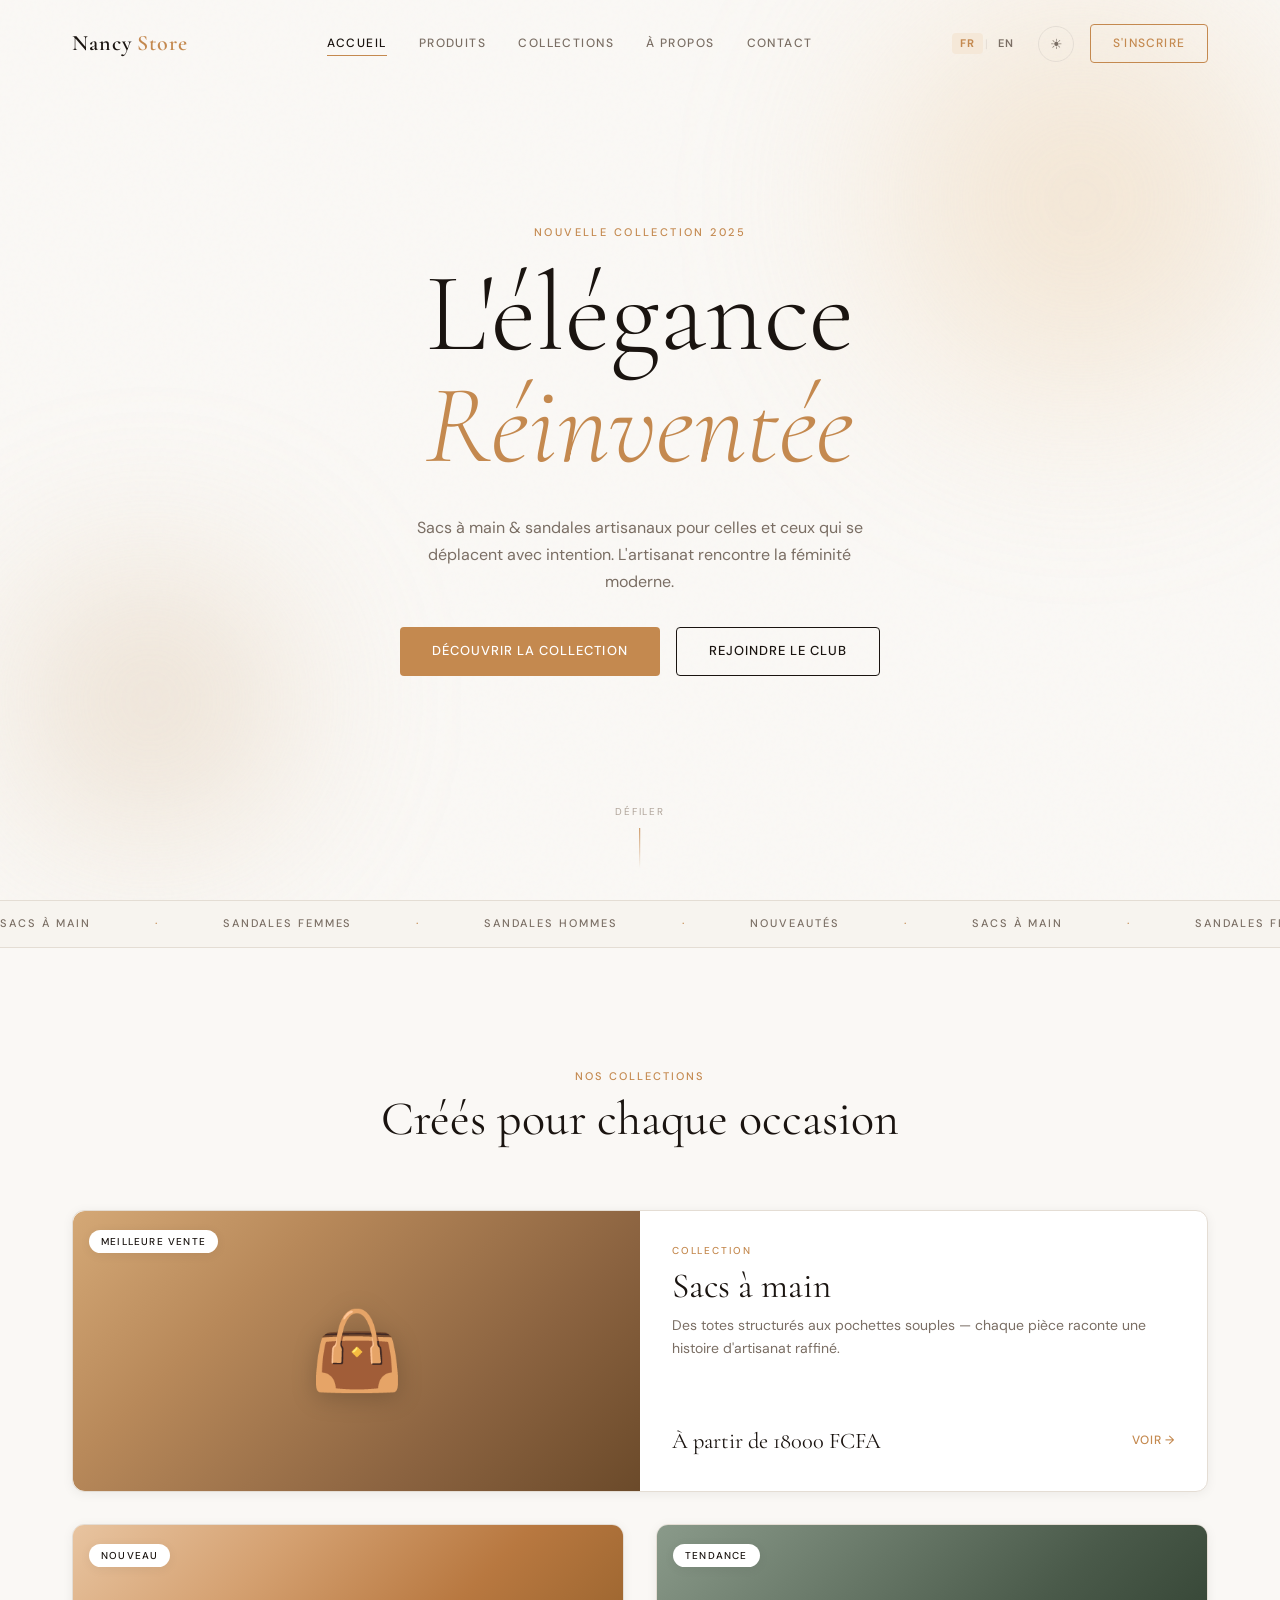
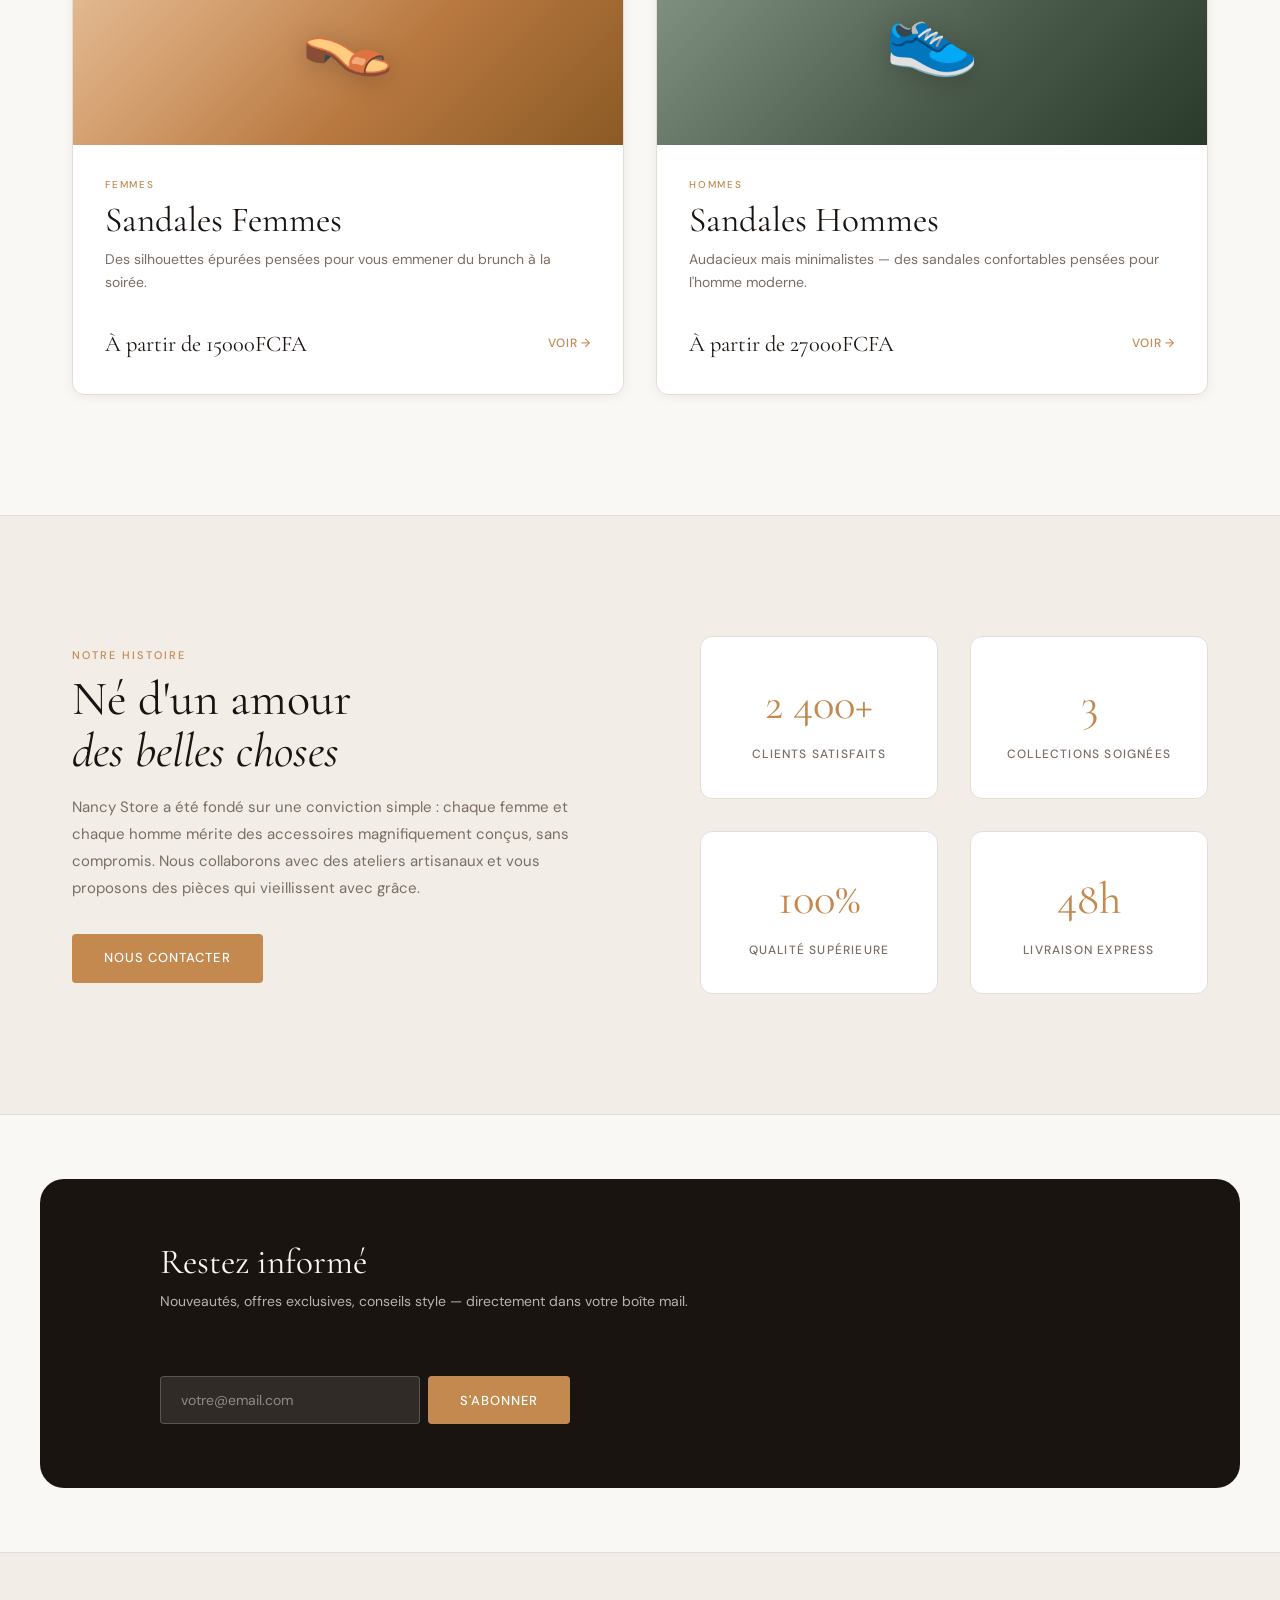
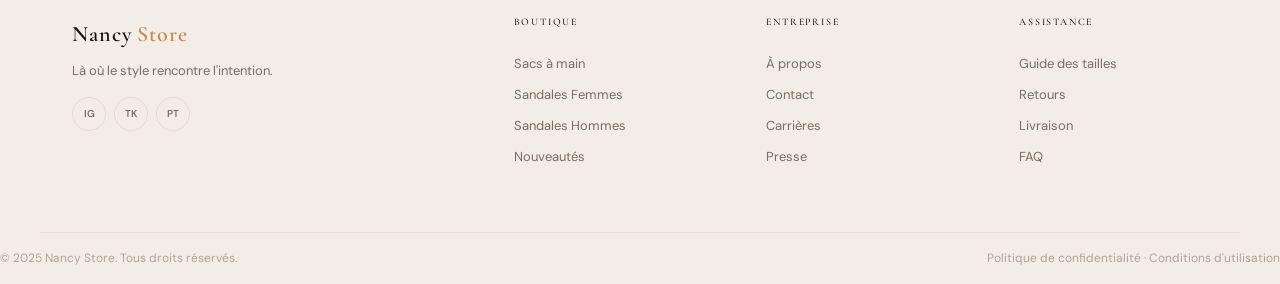
<file: index.html>
<!DOCTYPE html>
<html lang="fr" data-theme="light">
<head>
  <meta charset="UTF-8" />
  <meta name="viewport" content="width=device-width, initial-scale=1.0"/>
  <title>Nancy Store — L'élégance Réinventée</title>
  <link rel="stylesheet" href="style.css"/>
  <link rel="preconnect" href="https://fonts.googleapis.com"/>
  <link href="https://fonts.googleapis.com/css2?family=Cormorant+Garamond:ital,wght@0,300;0,400;0,600;1,300;1,400&family=DM+Sans:wght@300;400;500&display=swap" rel="stylesheet"/>
</head>
<body>

<!-- ══════════════ HEADER ══════════════ -->
<header class="header" id="header">
  <div class="header-inner">
    <a href="index.html" class="logo">Nancy <span>Store</span></a>
    <nav class="nav" id="nav">
      <a href="index.html"    class="nav-link active" data-fr="Accueil"     data-en="Home">Accueil</a>
      <a href="products.html" class="nav-link"        data-fr="Produits"    data-en="Products">Produits</a>
      <a href="#collections"  class="nav-link"        data-fr="Collections" data-en="Collections">Collections</a>
      <a href="#about"        class="nav-link"        data-fr="À propos"    data-en="About">À propos</a>
      <a href="contact.html"  class="nav-link"        data-fr="Contact"     data-en="Contact">Contact</a>
    </nav>
    <div class="header-actions">
      <div class="lang-switch">
        <button class="lang-btn" data-lang="fr">FR</button>
        <span class="lang-sep">|</span>
        <button class="lang-btn" data-lang="en">EN</button>
      </div>
      <button class="theme-toggle" id="themeToggle" aria-label="Toggle theme">
        <span class="icon-sun">☀</span>
        <span class="icon-moon">☽</span>
      </button>
      <a href="signup.html" class="btn-header" data-fr="S'inscrire" data-en="Sign Up">S'inscrire</a>
      <button class="hamburger" id="hamburger" aria-label="Menu">
        <span></span><span></span><span></span>
      </button>
    </div>
  </div>
</header>

<!-- ══════════════ HERO ══════════════ -->
<section class="hero">
  <div class="hero-bg">
    <div class="hero-shape shape-1"></div>
    <div class="hero-shape shape-2"></div>
    <div class="hero-grain"></div>
  </div>
  <div class="hero-content">
    <p class="hero-eyebrow" data-fr="Nouvelle Collection 2025" data-en="New Collection 2025">Nouvelle Collection 2025</p>
    <h1 class="hero-title">
      <span data-fr="L'élégance" data-en="Elegance">L'élégance</span><br/>
      <em data-fr="Réinventée" data-en="Redefined">Réinventée</em>
    </h1>
    <p class="hero-subtitle"
       data-fr="Sacs à main &amp; sandales artisanaux pour celles et ceux qui se déplacent avec intention. L'artisanat rencontre la féminité moderne."
       data-en="Curated handbags &amp; sandals for those who move with intention. Where craftsmanship meets modern femininity.">
      Sacs à main &amp; sandales artisanaux pour celles et ceux qui se déplacent avec intention. L'artisanat rencontre la féminité moderne.
    </p>
    <div class="hero-cta">
      <a href="#collections" class="btn-primary" data-fr="Découvrir la Collection" data-en="Discover Collection">Découvrir la Collection</a>
      <a href="signup.html"  class="btn-ghost"   data-fr="Rejoindre le Club"       data-en="Join the Club">Rejoindre le Club</a>
    </div>
  </div>
  <div class="hero-scroll">
    <span data-fr="Défiler" data-en="Scroll">Défiler</span>
    <div class="scroll-line"></div>
  </div>
</section>

<!-- ══════════════ MARQUEE ══════════════ -->
<div class="marquee-wrap">
  <div class="marquee-track">
    <span data-fr="Sacs à main"     data-en="Handbags">Sacs à main</span><span class="dot">·</span>
    <span data-fr="Sandales Femmes" data-en="Women's Sandals">Sandales Femmes</span><span class="dot">·</span>
    <span data-fr="Sandales Hommes" data-en="Men's Sandals">Sandales Hommes</span><span class="dot">·</span>
    <span data-fr="Nouveautés"      data-en="New Arrivals">Nouveautés</span><span class="dot">·</span>
    <span data-fr="Sacs à main"     data-en="Handbags">Sacs à main</span><span class="dot">·</span>
    <span data-fr="Sandales Femmes" data-en="Women's Sandals">Sandales Femmes</span><span class="dot">·</span>
    <span data-fr="Sandales Hommes" data-en="Men's Sandals">Sandales Hommes</span><span class="dot">·</span>
    <span data-fr="Nouveautés"      data-en="New Arrivals">Nouveautés</span><span class="dot">·</span>
  </div>
</div>

<!-- ══════════════ COLLECTIONS ══════════════ -->
<section class="collections" id="collections">
  <div class="container">
    <div class="section-header">
      <p class="section-label" data-fr="Nos Collections" data-en="Our Collections">Nos Collections</p>
      <h2 class="section-title" data-fr="Créés pour chaque occasion" data-en="Crafted for Every Occasion">Créés pour chaque occasion</h2>
    </div>

    <div class="collection-grid">

      <!-- Handbags -->
      <article class="collection-card card-large">
        <div class="card-image">
          <div class="card-placeholder handbags-bg">
            <div class="placeholder-icon">👜</div>
          </div>
          <div class="card-overlay">
            <span class="card-badge" data-fr="Meilleure vente" data-en="Best Seller">Meilleure vente</span>
          </div>
        </div>
        <div class="card-body">
          <p class="card-category" data-fr="Collection" data-en="Collection">Collection</p>
          <h3 class="card-title"   data-fr="Sacs à main"  data-en="Handbags">Sacs à main</h3>
          <p class="card-desc"
             data-fr="Des totes structurés aux pochettes souples — chaque pièce raconte une histoire d'artisanat raffiné."
             data-en="From structured totes to supple clutches — every piece tells a story of refined craft.">
            Des totes structurés aux pochettes souples — chaque pièce raconte une histoire d'artisanat raffiné.
          </p>
          <div class="card-footer">
            <span class="card-price" data-fr="À partir de 18000 FCFA" data-en="From FCFA 18000">À partir de 18000FCFA</span>
            <a href="products.html?cat=sacs" class="btn-card" data-fr="Voir →" data-en="Shop Now →">Voir →</a>
          </div>
        </div>
      </article>

      <!-- Women's Sandals -->
      <article class="collection-card card-medium">
        <div class="card-image">
          <div class="card-placeholder sandals-women-bg">
            <div class="placeholder-icon">👡</div>
          </div>
          <div class="card-overlay">
            <span class="card-badge" data-fr="Nouveau" data-en="New In">Nouveau</span>
          </div>
        </div>
        <div class="card-body">
          <p class="card-category" data-fr="Femmes" data-en="Women">Femmes</p>
          <h3 class="card-title"   data-fr="Sandales Femmes" data-en="Women's Sandals">Sandales Femmes</h3>
          <p class="card-desc"
             data-fr="Des silhouettes épurées pensées pour vous emmener du brunch à la soirée."
             data-en="Elevated silhouettes designed to carry you from brunch to evening.">
            Des silhouettes épurées pensées pour vous emmener du brunch à la soirée.
          </p>
          <div class="card-footer">
            <span class="card-price" data-fr="À partir de 15000FCFA" data-en="From FCFA 15000">À partir de 15000FCFA</span>
            <a href="products.html?cat=sandales-femmes" class="btn-card" data-fr="Voir →" data-en="Shop Now →">Voir →</a>
          </div>
        </div>
      </article>

      <!-- Men's Sandals -->
      <article class="collection-card card-medium">
        <div class="card-image">
          <div class="card-placeholder sandals-men-bg">
            <div class="placeholder-icon">👟</div>
          </div>
          <div class="card-overlay">
            <span class="card-badge" data-fr="Tendance" data-en="Trending">Tendance</span>
          </div>
        </div>
        <div class="card-body">
          <p class="card-category" data-fr="Hommes" data-en="Men">Hommes</p>
          <h3 class="card-title"   data-fr="Sandales Hommes" data-en="Men's Sandals">Sandales Hommes</h3>
          <p class="card-desc"
             data-fr="Audacieux mais minimalistes — des sandales confortables pensées pour l'homme moderne."
             data-en="Bold yet minimal — comfort-first sandals built for the modern man.">
            Audacieux mais minimalistes — des sandales confortables pensées pour l'homme moderne.
          </p>
          <div class="card-footer">
            <span class="card-price" data-fr="À partir de 27000FCFA" data-en="From FCFA18000
              ">À partir de 27000FCFA</span>
            <a href="products.html?cat=sandales-hommes" class="btn-card" data-fr="Voir →" data-en="Shop Now →">Voir →</a>
          </div>
        </div>
      </article>

    </div>
  </div>
</section>

<!-- ══════════════ ABOUT STRIP ══════════════ -->
<section class="about-strip" id="about">
  <div class="container about-inner">
    <div class="about-text">
      <p class="section-label" data-fr="Notre Histoire" data-en="Our Story">Notre Histoire</p>
      <h2 class="section-title">
        <span data-fr="Né d'un amour"    data-en="Born from a Love">Né d'un amour</span><br/>
        <em  data-fr="des belles choses" data-en="of Beautiful Things">des belles choses</em>
      </h2>
      <p class="about-para"
         data-fr="Nancy Store a été fondé sur une conviction simple : chaque femme et chaque homme mérite des accessoires magnifiquement conçus, sans compromis. Nous collaborons avec des ateliers artisanaux et vous proposons des pièces qui vieillissent avec grâce."
         data-en="Nancy Store was founded on a simple belief: every woman and man deserves access to beautifully crafted accessories without compromise. We source from artisan workshops and bring you pieces that age with grace.">
        Nancy Store a été fondé sur une conviction simple : chaque femme et chaque homme mérite des accessoires magnifiquement conçus, sans compromis. Nous collaborons avec des ateliers artisanaux et vous proposons des pièces qui vieillissent avec grâce.
      </p>
      <a href="contact.html" class="btn-primary" data-fr="Nous contacter" data-en="Get in Touch">Nous contacter</a>
    </div>
    <div class="about-stats">
      <div class="stat">
        <span class="stat-number">2 400+</span>
        <span class="stat-label" data-fr="Clients satisfaits"   data-en="Happy Clients">Clients satisfaits</span>
      </div>
      <div class="stat">
        <span class="stat-number">3</span>
        <span class="stat-label" data-fr="Collections soignées" data-en="Curated Collections">Collections soignées</span>
      </div>
      <div class="stat">
        <span class="stat-number">100%</span>
        <span class="stat-label" data-fr="Qualité supérieure"       data-en="Superior Quality">Qualité supérieure</span>
      </div>
      <div class="stat">
        <span class="stat-number">48h</span>
        <span class="stat-label" data-fr="Livraison express"    data-en="Express Delivery">Livraison express</span>
      </div>
    </div>
  </div>
</section>

<!-- ══════════════ NEWSLETTER ══════════════ -->
<section class="newsletter">
  <div class="container newsletter-inner">
    <div class="newsletter-text">
      <h2 data-fr="Restez informé" data-en="Stay in the Loop">Restez informé</h2>
      <p  data-fr="Nouveautés, offres exclusives, conseils style — directement dans votre boîte mail."
          data-en="New drops, exclusive offers, and style notes — delivered to your inbox.">
        Nouveautés, offres exclusives, conseils style — directement dans votre boîte mail.
      </p>
    </div>
    <form class="newsletter-form" id="newsletter-form" onsubmit="return false;">
      <input type="email"
             class="newsletter-input"
             aria-label="Email"
             data-placeholder-fr="votre@email.com"
             data-placeholder-en="your@email.com"
             placeholder="votre@email.com"/>
      <button type="submit" class="btn-primary" data-fr="S'abonner" data-en="Subscribe">S'abonner</button>
    </form>
  </div>
</section>

<!-- ══════════════ FOOTER ══════════════ -->
<footer class="footer">
  <div class="container footer-inner">
    <div class="footer-brand">
      <a href="index.html" class="logo">Nancy <span>Store</span></a>
      <p data-fr="Là où le style rencontre l'intention." data-en="Where style meets intention.">Là où le style rencontre l'intention.</p>
      <div class="social-links">
        <a href="#" class="social-link" aria-label="Instagram">IG</a>
        <a href="#" class="social-link" aria-label="TikTok">TK</a>
        <a href="#" class="social-link" aria-label="Pinterest">PT</a>
      </div>
    </div>
    <div class="footer-nav">
      <h4 data-fr="Boutique"    data-en="Shop">Boutique</h4>
      <a href="#" data-fr="Sacs à main"     data-en="Handbags">Sacs à main</a>
      <a href="#" data-fr="Sandales Femmes" data-en="Women's Sandals">Sandales Femmes</a>
      <a href="#" data-fr="Sandales Hommes" data-en="Men's Sandals">Sandales Hommes</a>
      <a href="#" data-fr="Nouveautés"      data-en="New Arrivals">Nouveautés</a>
    </div>
    <div class="footer-nav">
      <h4 data-fr="Entreprise" data-en="Company">Entreprise</h4>
      <a href="#"            data-fr="À propos"  data-en="About Us">À propos</a>
      <a href="contact.html" data-fr="Contact"   data-en="Contact">Contact</a>
      <a href="#"            data-fr="Carrières" data-en="Careers">Carrières</a>
      <a href="#"            data-fr="Presse"    data-en="Press">Presse</a>
    </div>
    <div class="footer-nav">
      <h4 data-fr="Assistance" data-en="Support">Assistance</h4>
      <a href="#" data-fr="Guide des tailles" data-en="Size Guide">Guide des tailles</a>
      <a href="#" data-fr="Retours"           data-en="Returns">Retours</a>
      <a href="#" data-fr="Livraison"         data-en="Shipping">Livraison</a>
      <a href="#" data-fr="FAQ"               data-en="FAQ">FAQ</a>
    </div>
  </div>
  <div class="footer-bottom">
    <p data-fr="© 2025 Nancy Store. Tous droits réservés."  data-en="© 2025 Nancy Store. All rights reserved.">© 2025 Nancy Store. Tous droits réservés.</p>
    <p data-fr="Politique de confidentialité · Conditions d'utilisation" data-en="Privacy Policy · Terms of Use">Politique de confidentialité · Conditions d'utilisation</p>
  </div>
</footer>

<script src="script.js"></script>
</body>
</html>
</file>
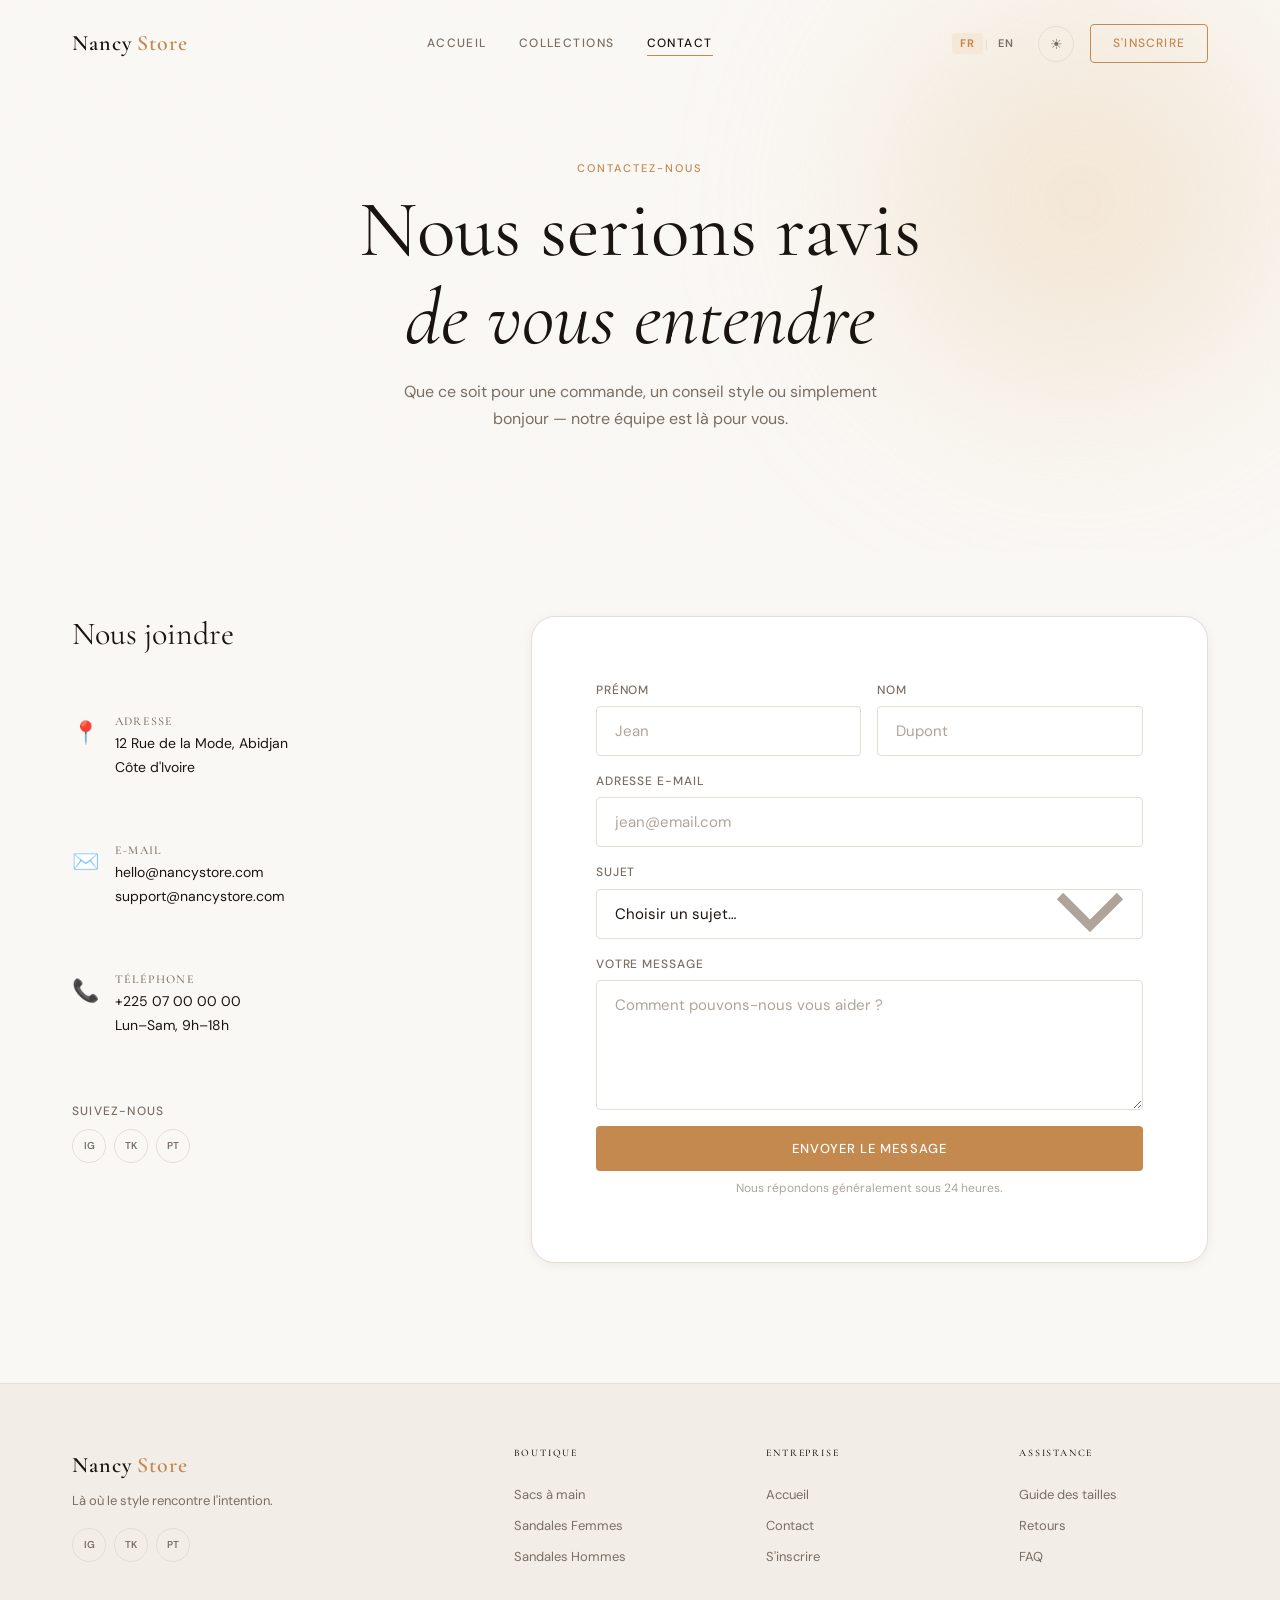
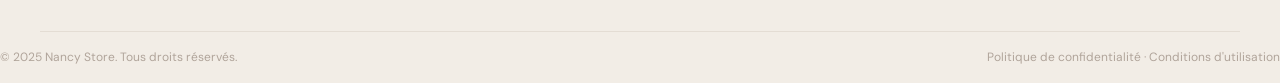
<file: contact.html>
<!DOCTYPE html>
<html lang="fr" data-theme="light">
<head>
  <meta charset="UTF-8"/>
  <meta name="viewport" content="width=device-width, initial-scale=1.0"/>
  <title>Contact — Nancy Store</title>
  <link rel="stylesheet" href="style.css"/>
  <link rel="preconnect" href="https://fonts.googleapis.com"/>
  <link href="https://fonts.googleapis.com/css2?family=Cormorant+Garamond:ital,wght@0,300;0,400;0,600;1,300;1,400&family=DM+Sans:wght@300;400;500&display=swap" rel="stylesheet"/>
</head>
<body>

<header class="header" id="header">
  <div class="header-inner">
    <a href="index.html" class="logo">Nancy <span>Store</span></a>
    <nav class="nav" id="nav">
      <a href="index.html"            class="nav-link" data-fr="Accueil"     data-en="Home">Accueil</a>
      <a href="index.html#collections" class="nav-link" data-fr="Collections" data-en="Collections">Collections</a>
      <a href="contact.html"          class="nav-link active" data-fr="Contact" data-en="Contact">Contact</a>
    </nav>
    <div class="header-actions">
      <div class="lang-switch">
        <button class="lang-btn" data-lang="fr">FR</button>
        <span class="lang-sep">|</span>
        <button class="lang-btn" data-lang="en">EN</button>
      </div>
      <button class="theme-toggle" id="themeToggle" aria-label="Toggle theme">
        <span class="icon-sun">☀</span>
        <span class="icon-moon">☽</span>
      </button>
      <a href="signup.html" class="btn-header" data-fr="S'inscrire" data-en="Sign Up">S'inscrire</a>
      <button class="hamburger" id="hamburger" aria-label="Menu">
        <span></span><span></span><span></span>
      </button>
    </div>
  </div>
</header>

<!-- Contact Hero -->
<section class="page-hero">
  <div class="page-hero-bg">
    <div class="hero-shape shape-1"></div>
    <div class="hero-grain"></div>
  </div>
  <div class="container">
    <p class="section-label" data-fr="Contactez-nous" data-en="Get in Touch">Contactez-nous</p>
    <h1 class="page-hero-title">
      <span data-fr="Nous serions ravis" data-en="We'd Love">Nous serions ravis</span><br/>
      <em data-fr="de vous entendre" data-en="to Hear from You">de vous entendre</em>
    </h1>
    <p class="page-hero-sub"
       data-fr="Que ce soit pour une commande, un conseil style ou simplement bonjour — notre équipe est là pour vous."
       data-en="Whether it's a question about an order, a styling tip, or just a hello — our team is here for you.">
      Que ce soit pour une commande, un conseil style ou simplement bonjour — notre équipe est là pour vous.
    </p>
  </div>
</section>

<!-- Contact Body -->
<section class="contact-section">
  <div class="container contact-grid">

    <!-- Info -->
    <div class="contact-info">
      <h2 class="contact-info-title" data-fr="Nous joindre" data-en="Reach Us">Nous joindre</h2>

      <div class="info-item">
        <div class="info-icon">📍</div>
        <div>
          <h4 data-fr="Adresse" data-en="Address">Adresse</h4>
          <p>12 Rue de la Mode, Abidjan<br/>Côte d'Ivoire</p>
        </div>
      </div>

      <div class="info-item">
        <div class="info-icon">✉️</div>
        <div>
          <h4 data-fr="E-mail" data-en="Email">E-mail</h4>
          <p>hello@nancystore.com<br/>support@nancystore.com</p>
        </div>
      </div>

      <div class="info-item">
        <div class="info-icon">📞</div>
        <div>
          <h4 data-fr="Téléphone" data-en="Phone">Téléphone</h4>
          <p>+225 07 00 00 00<br/>
            <span data-fr="Lun–Sam, 9h–18h" data-en="Mon–Sat, 9am–6pm">Lun–Sam, 9h–18h</span>
          </p>
        </div>
      </div>

      <div class="info-social">
        <p data-fr="Suivez-nous" data-en="Follow us">Suivez-nous</p>
        <div class="social-links">
          <a href="#" class="social-link" aria-label="Instagram">IG</a>
          <a href="#" class="social-link" aria-label="TikTok">TK</a>
          <a href="#" class="social-link" aria-label="Pinterest">PT</a>
        </div>
      </div>
    </div>

    <!-- Form -->
    <div class="contact-form-wrap">
      <form class="contact-form" id="contactForm" onsubmit="handleContact(event)">
        <div class="form-row">
          <div class="form-group">
            <label class="form-label" for="c-name" data-fr="Prénom" data-en="First Name">Prénom</label>
            <input class="form-input" id="c-name" type="text"
                   data-placeholder-fr="Jean"
                   data-placeholder-en="Jane"
                   placeholder="Jean" required/>
          </div>
          <div class="form-group">
            <label class="form-label" for="c-lname" data-fr="Nom" data-en="Last Name">Nom</label>
            <input class="form-input" id="c-lname" type="text"
                   data-placeholder-fr="Dupont"
                   data-placeholder-en="Doe"
                   placeholder="Dupont"/>
          </div>
        </div>
        <div class="form-group">
          <label class="form-label" for="c-email" data-fr="Adresse e-mail" data-en="Email Address">Adresse e-mail</label>
          <input class="form-input" id="c-email" type="email"
                 data-placeholder-fr="jean@email.com"
                 data-placeholder-en="jane@email.com"
                 placeholder="jean@email.com" required/>
        </div>
        <div class="form-group">
          <label class="form-label" for="c-subject" data-fr="Sujet" data-en="Subject">Sujet</label>
          <select class="form-input form-select" id="c-subject">
            <option value="" data-fr="Choisir un sujet…"          data-en="Select a subject…">Choisir un sujet…</option>
            <option         data-fr="Question sur une commande"   data-en="Order Inquiry">Question sur une commande</option>
            <option         data-fr="Retours &amp; échanges"      data-en="Returns &amp; Exchanges">Retours &amp; échanges</option>
            <option         data-fr="Question produit"            data-en="Product Question">Question produit</option>
            <option         data-fr="Partenariat / Grossiste"     data-en="Wholesale / Partnership">Partenariat / Grossiste</option>
            <option         data-fr="Autre"                       data-en="Other">Autre</option>
          </select>
        </div>
        <div class="form-group">
          <label class="form-label" for="c-message" data-fr="Votre message" data-en="Your Message">Votre message</label>
          <textarea class="form-input form-textarea" id="c-message" rows="5"
                    data-placeholder-fr="Comment pouvons-nous vous aider ?"
                    data-placeholder-en="Tell us how we can help…"
                    placeholder="Comment pouvons-nous vous aider ?" required></textarea>
        </div>
        <button type="submit" class="btn-primary btn-full"
                data-fr="Envoyer le message" data-en="Send Message">Envoyer le message</button>
        <p class="form-note"
           data-fr="Nous répondons généralement sous 24 heures."
           data-en="We typically respond within 24 hours.">Nous répondons généralement sous 24 heures.</p>
      </form>

      <div class="form-success" id="formSuccess" style="display:none">
        <div class="success-icon">✓</div>
        <h3 data-fr="Message envoyé !" data-en="Message Sent!">Message envoyé !</h3>
        <p  data-fr="Merci de nous avoir contactés. Nous vous répondrons très bientôt."
            data-en="Thank you for reaching out. We'll be in touch shortly.">
          Merci de nous avoir contactés. Nous vous répondrons très bientôt.
        </p>
        <button class="btn-primary" onclick="resetForm()"
                data-fr="Envoyer un autre message" data-en="Send Another">Envoyer un autre message</button>
      </div>
    </div>

  </div>
</section>

<!-- Footer -->
<footer class="footer">
  <div class="container footer-inner">
    <div class="footer-brand">
      <a href="index.html" class="logo">Nancy <span>Store</span></a>
      <p data-fr="Là où le style rencontre l'intention." data-en="Where style meets intention.">Là où le style rencontre l'intention.</p>
      <div class="social-links">
        <a href="#" class="social-link" aria-label="Instagram">IG</a>
        <a href="#" class="social-link" aria-label="TikTok">TK</a>
        <a href="#" class="social-link" aria-label="Pinterest">PT</a>
      </div>
    </div>
    <div class="footer-nav">
      <h4 data-fr="Boutique"    data-en="Shop">Boutique</h4>
      <a href="#" data-fr="Sacs à main"     data-en="Handbags">Sacs à main</a>
      <a href="#" data-fr="Sandales Femmes" data-en="Women's Sandals">Sandales Femmes</a>
      <a href="#" data-fr="Sandales Hommes" data-en="Men's Sandals">Sandales Hommes</a>
    </div>
    <div class="footer-nav">
      <h4 data-fr="Entreprise" data-en="Company">Entreprise</h4>
      <a href="index.html"   data-fr="Accueil"    data-en="Home">Accueil</a>
      <a href="contact.html" data-fr="Contact"    data-en="Contact">Contact</a>
      <a href="signup.html"  data-fr="S'inscrire" data-en="Sign Up">S'inscrire</a>
    </div>
    <div class="footer-nav">
      <h4 data-fr="Assistance" data-en="Support">Assistance</h4>
      <a href="#" data-fr="Guide des tailles" data-en="Size Guide">Guide des tailles</a>
      <a href="#" data-fr="Retours"           data-en="Returns">Retours</a>
      <a href="#" data-fr="FAQ"               data-en="FAQ">FAQ</a>
    </div>
  </div>
  <div class="footer-bottom">
    <p data-fr="© 2025 Nancy Store. Tous droits réservés."                   data-en="© 2025 Nancy Store. All rights reserved.">© 2025 Nancy Store. Tous droits réservés.</p>
    <p data-fr="Politique de confidentialité · Conditions d'utilisation" data-en="Privacy Policy · Terms of Use">Politique de confidentialité · Conditions d'utilisation</p>
  </div>
</footer>

<script src="script.js"></script>
</body>
</html>
</file>
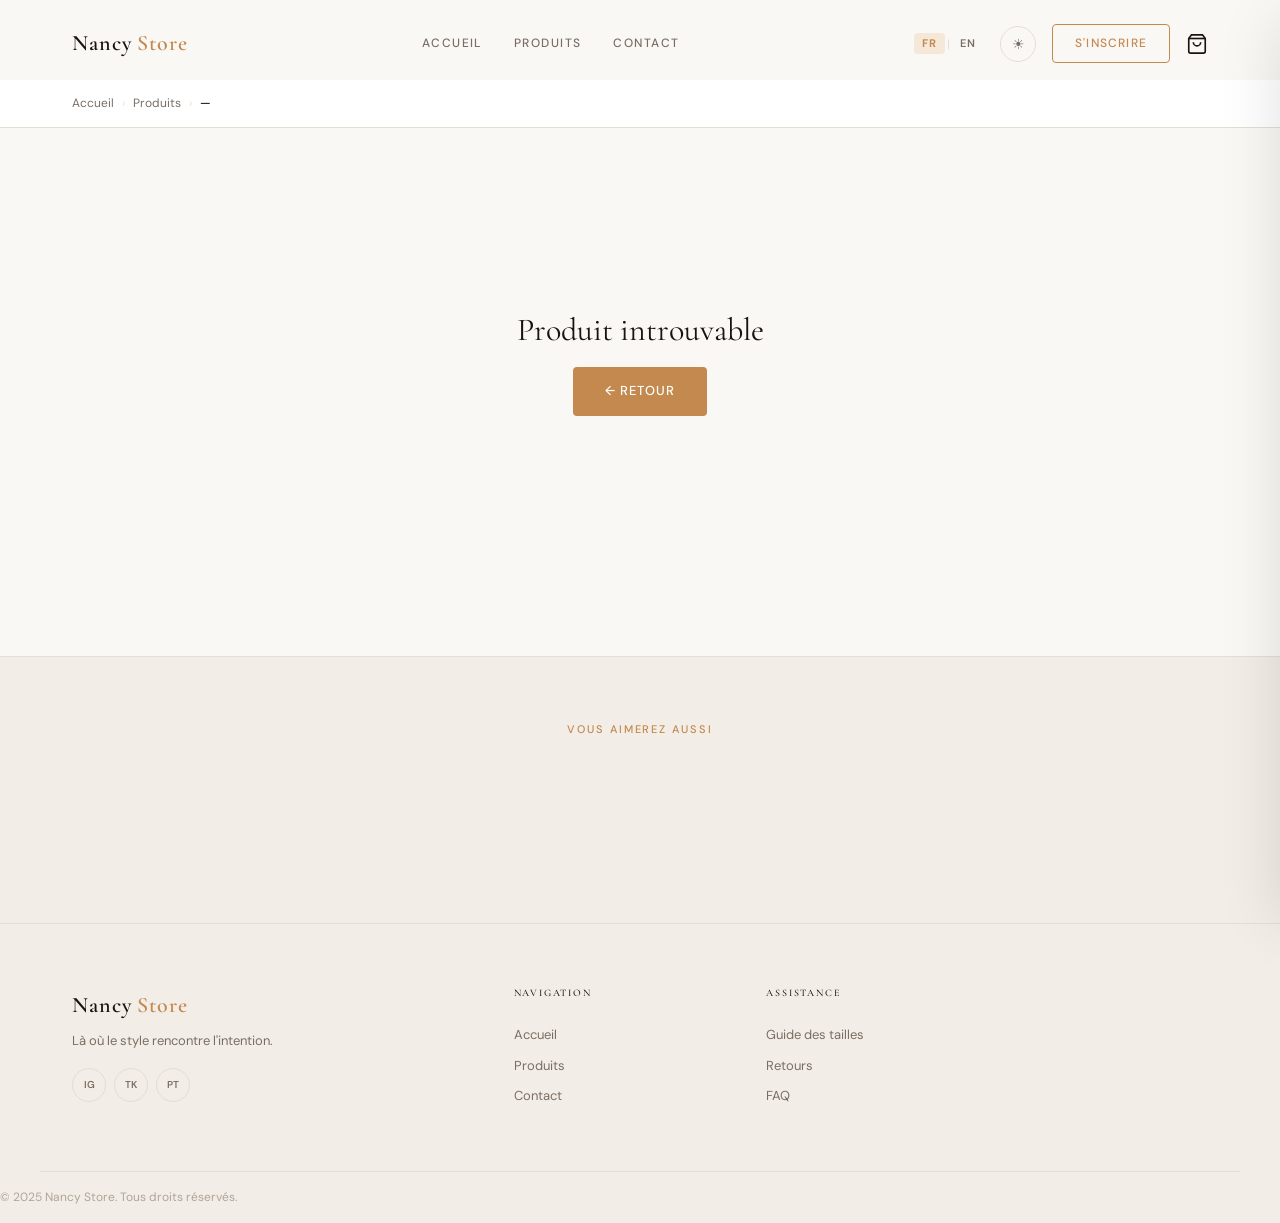
<file: product-details.html>
<!DOCTYPE html>
<html lang="fr" data-theme="light">
<head>
  <meta charset="UTF-8"/>
  <meta name="viewport" content="width=device-width, initial-scale=1.0"/>
  <title>Produit — Nancy Store</title>
  <link rel="stylesheet" href="style.css"/>
  <link rel="stylesheet" href="products.css"/>
  <link rel="preconnect" href="https://fonts.googleapis.com"/>
  <link href="https://fonts.googleapis.com/css2?family=Cormorant+Garamond:ital,wght@0,300;0,400;0,600;1,300;1,400&family=DM+Sans:wght@300;400;500&display=swap" rel="stylesheet"/>
</head>
<body>

<!-- ══════════════ HEADER ══════════════ -->
<header class="header" id="header">
  <div class="header-inner">
    <a href="index.html" class="logo">Nancy <span>Store</span></a>
    <nav class="nav" id="nav">
      <a href="index.html"    class="nav-link" data-fr="Accueil"  data-en="Home">Accueil</a>
      <a href="products.html" class="nav-link" data-fr="Produits" data-en="Products">Produits</a>
      <a href="contact.html"  class="nav-link" data-fr="Contact"  data-en="Contact">Contact</a>
    </nav>
    <div class="header-actions">
      <div class="lang-switch">
        <button class="lang-btn" data-lang="fr">FR</button>
        <span class="lang-sep">|</span>
        <button class="lang-btn" data-lang="en">EN</button>
      </div>
      <button class="theme-toggle" id="themeToggle" aria-label="Toggle theme">
        <span class="icon-sun">☀</span>
        <span class="icon-moon">☽</span>
      </button>
      <a href="signup.html" class="btn-header" data-fr="S'inscrire" data-en="Sign Up">S'inscrire</a>
      <a href="products.html" class="cart-icon-btn" id="cartIconBtn" aria-label="Panier">
        <svg width="22" height="22" viewBox="0 0 24 24" fill="none" stroke="currentColor" stroke-width="1.8"><path d="M6 2L3 6v14a2 2 0 002 2h14a2 2 0 002-2V6l-3-4z"/><line x1="3" y1="6" x2="21" y2="6"/><path d="M16 10a4 4 0 01-8 0"/></svg>
        <span class="cart-count" id="cartCount">0</span>
      </a>
      <button class="hamburger" id="hamburger" aria-label="Menu">
        <span></span><span></span><span></span>
      </button>
    </div>
  </div>
</header>

<!-- ══════════════ BREADCRUMB ══════════════ -->
<div class="breadcrumb-bar">
  <div class="container">
    <a href="index.html" data-fr="Accueil" data-en="Home">Accueil</a>
    <span class="bc-sep">›</span>
    <a href="products.html" data-fr="Produits" data-en="Products">Produits</a>
    <span class="bc-sep">›</span>
    <span id="bc-product-name">—</span>
  </div>
</div>

<!-- ══════════════ PRODUCT DETAIL ══════════════ -->
<main class="container detail-main" id="detailMain">
  <!-- Injected by JS -->
  <div class="detail-loading">
    <div class="loading-spinner"></div>
  </div>
</main>

<!-- ══════════════ RELATED ══════════════ -->
<section class="related-section">
  <div class="container">
    <div class="section-header">
      <p class="section-label" data-fr="Vous aimerez aussi" data-en="You May Also Like">Vous aimerez aussi</p>
    </div>
    <div class="products-grid grid-view related-grid" id="relatedGrid">
      <!-- Injected by JS -->
    </div>
  </div>
</section>

<!-- ══════════════ CART DRAWER ══════════════ -->
<div class="cart-overlay" id="cartOverlay"></div>
<aside class="cart-drawer" id="cartDrawer">
  <div class="cart-drawer-header">
    <h3 data-fr="Votre Panier" data-en="Your Cart">Votre Panier</h3>
    <button class="cart-close" id="cartClose" aria-label="Fermer">✕</button>
  </div>
  <div class="cart-drawer-items" id="cartDrawerItems"></div>
  <div class="cart-drawer-footer" id="cartDrawerFooter">
    <div class="cart-total-row">
      <span data-fr="Total" data-en="Total">Total</span>
      <span class="cart-total-amount" id="cartTotalAmount">0 FCFA</span>
    </div>
    <a href="signup.html" class="btn-primary btn-full" data-fr="Passer la commande" data-en="Checkout">Passer la commande</a>
    <button class="btn-ghost btn-full cart-clear-btn" id="cartClearBtn" data-fr="Vider le panier" data-en="Clear Cart">Vider le panier</button>
  </div>
</aside>

<div class="ns-toast" id="nsToast"></div>

<!-- ══════════════ FOOTER ══════════════ -->
<footer class="footer">
  <div class="container footer-inner">
    <div class="footer-brand">
      <a href="index.html" class="logo">Nancy <span>Store</span></a>
      <p data-fr="Là où le style rencontre l'intention." data-en="Where style meets intention.">Là où le style rencontre l'intention.</p>
      <div class="social-links">
        <a href="#" class="social-link" aria-label="Instagram">IG</a>
        <a href="#" class="social-link" aria-label="TikTok">TK</a>
        <a href="#" class="social-link" aria-label="Pinterest">PT</a>
      </div>
    </div>
    <div class="footer-nav">
      <h4 data-fr="Navigation" data-en="Navigation">Navigation</h4>
      <a href="index.html"    data-fr="Accueil"    data-en="Home">Accueil</a>
      <a href="products.html" data-fr="Produits"   data-en="Products">Produits</a>
      <a href="contact.html"  data-fr="Contact"    data-en="Contact">Contact</a>
    </div>
    <div class="footer-nav">
      <h4 data-fr="Assistance" data-en="Support">Assistance</h4>
      <a href="#" data-fr="Guide des tailles" data-en="Size Guide">Guide des tailles</a>
      <a href="#" data-fr="Retours"           data-en="Returns">Retours</a>
      <a href="#" data-fr="FAQ"               data-en="FAQ">FAQ</a>
    </div>
  </div>
  <div class="footer-bottom">
    <p data-fr="© 2025 Nancy Store. Tous droits réservés." data-en="© 2025 Nancy Store. All rights reserved.">© 2025 Nancy Store. Tous droits réservés.</p>
  </div>
</footer>

<script src="script.js"></script>
<script src="shop.js"></script>
</body>
</html>
</file>
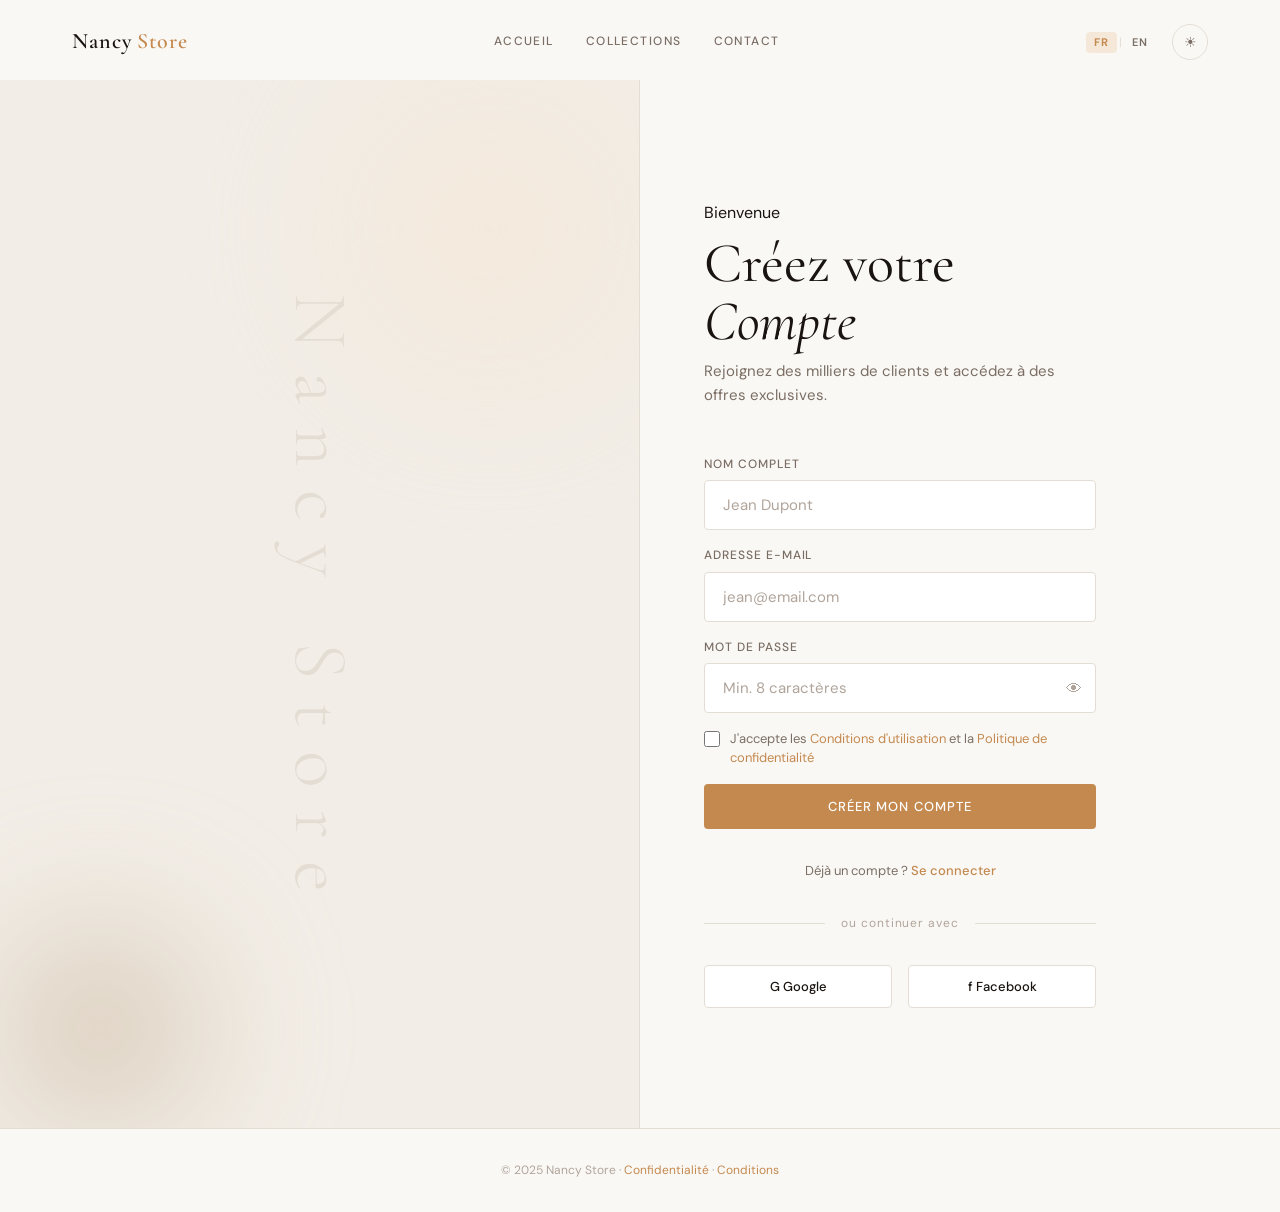
<file: signup.html>
<!DOCTYPE html>
<html lang="fr" data-theme="light">
<head>
  <meta charset="UTF-8"/>
  <meta name="viewport" content="width=device-width, initial-scale=1.0"/>
  <title>Inscription — Nancy Store</title>
  <link rel="stylesheet" href="style.css"/>
  <link rel="preconnect" href="https://fonts.googleapis.com"/>
  <link href="https://fonts.googleapis.com/css2?family=Cormorant+Garamond:ital,wght@0,300;0,400;0,600;1,300;1,400&family=DM+Sans:wght@300;400;500&display=swap" rel="stylesheet"/>
</head>
<body class="auth-page">

<header class="header" id="header">
  <div class="header-inner">
    <a href="index.html" class="logo">Nancy <span>Store</span></a>
    <nav class="nav" id="nav">
      <a href="index.html"            class="nav-link" data-fr="Accueil"     data-en="Home">Accueil</a>
      <a href="index.html#collections" class="nav-link" data-fr="Collections" data-en="Collections">Collections</a>
      <a href="contact.html"          class="nav-link" data-fr="Contact"     data-en="Contact">Contact</a>
    </nav>
    <div class="header-actions">
      <div class="lang-switch">
        <button class="lang-btn" data-lang="fr">FR</button>
        <span class="lang-sep">|</span>
        <button class="lang-btn" data-lang="en">EN</button>
      </div>
      <button class="theme-toggle" id="themeToggle" aria-label="Toggle theme">
        <span class="icon-sun">☀</span>
        <span class="icon-moon">☽</span>
      </button>
      <button class="hamburger" id="hamburger" aria-label="Menu">
        <span></span><span></span><span></span>
      </button>
    </div>
  </div>
</header>

<main class="auth-main">
  <div class="auth-deco">
    <div class="auth-deco-shape s1"></div>
    <div class="auth-deco-shape s2"></div>
    <div class="auth-deco-text">Nancy Store</div>
  </div>

  <div class="auth-card">
    <div class="auth-card-header">
      <p class="auth-eyebrow" data-fr="Bienvenue"  data-en="Welcome">Bienvenue</p>
      <h1 class="auth-title">
        <span data-fr="Créez votre" data-en="Create Your">Créez votre</span><br/>
        <em data-fr="Compte" data-en="Account">Compte</em>
      </h1>
      <p class="auth-subtitle"
         data-fr="Rejoignez des milliers de clients et accédez à des offres exclusives."
         data-en="Join thousands of style-forward shoppers and unlock exclusive offers.">
        Rejoignez des milliers de clients et accédez à des offres exclusives.
      </p>
    </div>

    <form class="auth-form" onsubmit="handleSignup(event)">
      <div class="form-group">
        <label class="form-label" for="fullname" data-fr="Nom complet" data-en="Full Name">Nom complet</label>
        <input class="form-input" id="fullname" type="text"
               data-placeholder-fr="Jean Dupont"
               data-placeholder-en="Jane Doe"
               placeholder="Jean Dupont"
               required autocomplete="name"/>
      </div>
      <div class="form-group">
        <label class="form-label" for="email" data-fr="Adresse e-mail" data-en="Email Address">Adresse e-mail</label>
        <input class="form-input" id="email" type="email"
               data-placeholder-fr="jean@email.com"
               data-placeholder-en="jane@email.com"
               placeholder="jean@email.com"
               required autocomplete="email"/>
      </div>
      <div class="form-group">
        <label class="form-label" for="password" data-fr="Mot de passe" data-en="Password">Mot de passe</label>
        <div class="input-wrapper">
          <input class="form-input" id="password" type="password"
                 data-placeholder-fr="Min. 8 caractères"
                 data-placeholder-en="Min. 8 characters"
                 placeholder="Min. 8 caractères"
                 required/>
          <button type="button" class="toggle-pass" onclick="togglePassword()" aria-label="Afficher le mot de passe">👁</button>
        </div>
      </div>
      <div class="form-group form-check">
        <input type="checkbox" id="terms" required/>
        <label for="terms">
          <span data-fr="J'accepte les" data-en="I agree to the">J'accepte les</span>
          <a href="#" data-fr="Conditions d'utilisation" data-en="Terms of Service">Conditions d'utilisation</a>
          <span data-fr="et la" data-en="and">et la</span>
          <a href="#" data-fr="Politique de confidentialité" data-en="Privacy Policy">Politique de confidentialité</a>
        </label>
      </div>
      <button type="submit" class="btn-primary btn-full"
              data-fr="Créer mon compte" data-en="Create Account">Créer mon compte</button>
    </form>

    <p class="auth-switch">
      <span data-fr="Déjà un compte ?" data-en="Already have an account?">Déjà un compte ?</span>
      <a href="#" data-fr="Se connecter" data-en="Sign In">Se connecter</a>
    </p>

    <div class="auth-divider">
      <span data-fr="ou continuer avec" data-en="or sign up with">ou continuer avec</span>
    </div>
    <div class="social-auth">
      <button class="social-btn">G Google</button>
      <button class="social-btn">f Facebook</button>
    </div>
  </div>
</main>

<footer class="footer-mini">
  <p>
    © 2025 Nancy Store ·
    <a href="#" data-fr="Confidentialité" data-en="Privacy">Confidentialité</a> ·
    <a href="#" data-fr="Conditions"      data-en="Terms">Conditions</a>
  </p>
</footer>

<script src="script.js"></script>
</body>
</html>
</file>
<file: style.css>
/* ═══════════════════════════════════════════════════
   NANCY STORE — Design System
   Fonts: Cormorant Garamond (display) + DM Sans (body)
   ═══════════════════════════════════════════════════ */

/* ── CSS Variables / Design Tokens ── */
:root {
  /* Light Mode */
  --bg:           #faf8f5;
  --bg-alt:       #f2ede6;
  --surface:      #ffffff;
  --surface-2:    #f7f4ef;
  --border:       #e4ddd4;
  --text:         #1a1410;
  --text-muted:   #7a6e64;
  --text-light:   #b0a49a;
  --accent:       #c4894f;
  --accent-hover: #a8723d;
  --accent-soft:  #f5e8d8;
  --shadow-sm:    0 2px 12px rgba(0,0,0,.06);
  --shadow-md:    0 8px 32px rgba(0,0,0,.10);
  --shadow-lg:    0 20px 60px rgba(0,0,0,.12);

  /* Typography */
  --font-display: 'Cormorant Garamond', Georgia, serif;
  --font-body:    'DM Sans', -apple-system, sans-serif;

  /* Spacing */
  --space-xs: 4px;
  --space-sm: 8px;
  --space-md: 16px;
  --space-lg: 32px;
  --space-xl: 64px;
  --space-2xl:120px;

  /* Layout */
  --max-w: 1200px;
  --radius-sm: 4px;
  --radius-md: 12px;
  --radius-lg: 24px;

  /* Transitions */
  --t-fast: 180ms ease;
  --t-med:  320ms ease;
  --t-slow: 500ms ease;
}

[data-theme="dark"] {
  --bg:           #0f0c09;
  --bg-alt:       #18150f;
  --surface:      #1e1a14;
  --surface-2:    #252018;
  --border:       #2e2820;
  --text:         #f0ebe3;
  --text-muted:   #9a8f84;
  --text-light:   #5a5048;
  --accent:       #d4995f;
  --accent-hover: #e0a870;
  --accent-soft:  #2a1f12;
  --shadow-sm:    0 2px 12px rgba(0,0,0,.3);
  --shadow-md:    0 8px 32px rgba(0,0,0,.4);
  --shadow-lg:    0 20px 60px rgba(0,0,0,.5);
}

/* ── Reset & Base ── */
*, *::before, *::after { box-sizing: border-box; margin: 0; padding: 0; }
html { scroll-behavior: smooth; }
body {
  font-family: var(--font-body);
  background: var(--bg);
  color: var(--text);
  font-size: 16px;
  line-height: 1.6;
  transition: background var(--t-med), color var(--t-med);
  overflow-x: hidden;
}
img { max-width: 100%; display: block; }
a { text-decoration: none; color: inherit; }
button { cursor: pointer; font-family: var(--font-body); border: none; background: none; }

/* ── Container ── */
.container {
  max-width: var(--max-w);
  margin: 0 auto;
  padding: 0 var(--space-lg);
}
@media (max-width: 640px) { .container { padding: 0 var(--space-md); } }

/* ═══════════════════════════════════════
   TYPOGRAPHY
   ═══════════════════════════════════════ */
h1,h2,h3,h4 { font-family: var(--font-display); line-height: 1.1; font-weight: 400; }
em { font-style: italic; }

.section-label {
  font-family: var(--font-body);
  font-size: 11px;
  font-weight: 500;
  letter-spacing: .18em;
  text-transform: uppercase;
  color: var(--accent);
  margin-bottom: var(--space-sm);
  display: block;
}
.section-title {
  font-family: var(--font-display);
  font-size: clamp(2rem, 4vw, 3rem);
  color: var(--text);
  margin-bottom: var(--space-md);
}
.section-header {
  text-align: center;
  margin-bottom: var(--space-xl);
}

/* ═══════════════════════════════════════
   BUTTONS
   ═══════════════════════════════════════ */
.btn-primary {
  display: inline-flex;
  align-items: center;
  gap: 8px;
  background: var(--accent);
  color: #fff;
  padding: 14px 32px;
  font-size: 13px;
  font-weight: 500;
  letter-spacing: .08em;
  text-transform: uppercase;
  border-radius: var(--radius-sm);
  transition: background var(--t-fast), transform var(--t-fast), box-shadow var(--t-fast);
}
.btn-primary:hover {
  background: var(--accent-hover);
  transform: translateY(-1px);
  box-shadow: 0 6px 20px rgba(196,137,79,.35);
}
.btn-ghost {
  display: inline-flex;
  align-items: center;
  padding: 13px 32px;
  font-size: 13px;
  font-weight: 500;
  letter-spacing: .08em;
  text-transform: uppercase;
  border: 1.5px solid var(--text);
  border-radius: var(--radius-sm);
  color: var(--text);
  transition: all var(--t-fast);
}
.btn-ghost:hover { background: var(--text); color: var(--bg); }
.btn-full { width: 100%; justify-content: center; }
.btn-card {
  font-size: 12px;
  font-weight: 500;
  letter-spacing: .06em;
  text-transform: uppercase;
  color: var(--accent);
  transition: color var(--t-fast), letter-spacing var(--t-fast);
}
.btn-card:hover { letter-spacing: .12em; }
.btn-header {
  font-size: 12px;
  font-weight: 500;
  letter-spacing: .1em;
  text-transform: uppercase;
  padding: 9px 22px;
  border: 1.5px solid var(--accent);
  border-radius: var(--radius-sm);
  color: var(--accent);
  transition: all var(--t-fast);
}
.btn-header:hover { background: var(--accent); color: #fff; }

/* ═══════════════════════════════════════
   LANGUAGE SWITCH
   ═══════════════════════════════════════ */
.lang-switch {
  display: flex;
  align-items: center;
  gap: 2px;
}
.lang-sep {
  color: var(--border);
  font-size: 12px;
  user-select: none;
  line-height: 1;
}
.lang-btn {
  font-family: var(--font-body);
  font-size: 11px;
  font-weight: 600;
  letter-spacing: .1em;
  padding: 5px 8px;
  border-radius: var(--radius-sm);
  color: var(--text-muted);
  background: transparent;
  border: none;
  cursor: pointer;
  transition: color var(--t-fast), background var(--t-fast);
  line-height: 1;
}
.lang-btn:hover {
  color: var(--accent);
}
.lang-btn.active {
  color: var(--accent);
  background: var(--accent-soft);
  font-weight: 700;
}

/* ═══════════════════════════════════════
   HEADER
   ═══════════════════════════════════════ */
.header {
  position: fixed;
  top: 0; left: 0; right: 0;
  z-index: 1000;
  padding: 0;
  background: transparent;
  transition: background var(--t-med), box-shadow var(--t-med), padding var(--t-med);
}
.header.scrolled {
  background: var(--surface);
  box-shadow: var(--shadow-sm);
}
.header-inner {
  display: flex;
  align-items: center;
  justify-content: space-between;
  max-width: var(--max-w);
  margin: 0 auto;
  padding: 24px var(--space-lg);
  transition: padding var(--t-med);
}
.header.scrolled .header-inner { padding: 16px var(--space-lg); }

.logo {
  font-family: var(--font-display);
  font-size: 22px;
  font-weight: 600;
  letter-spacing: .04em;
  color: var(--text);
}
.logo span { color: var(--accent); }

.nav { display: flex; gap: var(--space-lg); align-items: center; }
.nav-link {
  font-size: 12px;
  font-weight: 500;
  letter-spacing: .12em;
  text-transform: uppercase;
  color: var(--text-muted);
  transition: color var(--t-fast);
  position: relative;
}
.nav-link::after {
  content: '';
  position: absolute;
  bottom: -3px; left: 0;
  width: 0; height: 1.5px;
  background: var(--accent);
  transition: width var(--t-fast);
}
.nav-link:hover, .nav-link.active { color: var(--text); }
.nav-link:hover::after, .nav-link.active::after { width: 100%; }

.header-actions { display: flex; align-items: center; gap: var(--space-md); }

.theme-toggle {
  width: 36px; height: 36px;
  border-radius: 50%;
  border: 1.5px solid var(--border);
  display: flex; align-items: center; justify-content: center;
  font-size: 14px;
  color: var(--text-muted);
  transition: all var(--t-fast);
}
.theme-toggle:hover { border-color: var(--accent); color: var(--accent); }
[data-theme="light"] .icon-moon { display: none; }
[data-theme="dark"]  .icon-sun  { display: none; }

.hamburger { display: none; flex-direction: column; gap: 5px; padding: 4px; }
.hamburger span { display: block; width: 22px; height: 1.5px; background: var(--text); transition: all var(--t-fast); border-radius: 2px; }

@media (max-width: 768px) {
  .nav {
    display: none;
    position: fixed;
    top: 0; left: 0; right: 0; bottom: 0;
    background: var(--surface);
    flex-direction: column;
    justify-content: center;
    align-items: center;
    gap: var(--space-xl);
    z-index: 999;
  }
  .nav.open { display: flex; }
  .nav-link { font-size: 16px; letter-spacing: .2em; }
  .hamburger { display: flex; z-index: 1001; }
  .btn-header { display: none; }
  .header-inner { padding: 18px var(--space-md); }
  .lang-switch { gap: 1px; }
  .lang-btn { padding: 4px 6px; font-size: 10px; }
}

/* ═══════════════════════════════════════
   HERO
   ═══════════════════════════════════════ */
.hero {
  min-height: 100vh;
  display: flex;
  align-items: center;
  justify-content: center;
  position: relative;
  overflow: hidden;
  padding: 120px var(--space-lg) var(--space-2xl);
}
.hero-bg { position: absolute; inset: 0; z-index: 0; }
.hero-shape {
  position: absolute;
  border-radius: 50%;
  filter: blur(80px);
  opacity: .5;
}
.shape-1 {
  width: 600px; height: 600px;
  background: radial-gradient(circle, #e8c9a0 0%, transparent 70%);
  top: -100px; right: -100px;
}
.shape-2 {
  width: 400px; height: 400px;
  background: radial-gradient(circle, #d4b896 0%, transparent 70%);
  bottom: 0; left: -50px;
}
[data-theme="dark"] .shape-1 { background: radial-gradient(circle, #3a2510 0%, transparent 70%); opacity: .8; }
[data-theme="dark"] .shape-2 { background: radial-gradient(circle, #2a1a08 0%, transparent 70%); opacity: .8; }

.hero-grain {
  position: absolute; inset: 0;
  background-image: url("data:image/svg+xml,%3Csvg viewBox='0 0 256 256' xmlns='http://www.w3.org/2000/svg'%3E%3Cfilter id='n'%3E%3CfeTurbulence type='fractalNoise' baseFrequency='0.9' numOctaves='4'/%3E%3C/filter%3E%3Crect width='100%25' height='100%25' filter='url(%23n)' opacity='0.04'/%3E%3C/svg%3E");
  opacity: .4;
}
.hero-content {
  position: relative; z-index: 1;
  text-align: center;
  max-width: 700px;
  animation: fadeUp .9s ease both;
}
.hero-eyebrow {
  font-size: 11px;
  font-weight: 500;
  letter-spacing: .22em;
  text-transform: uppercase;
  color: var(--accent);
  margin-bottom: var(--space-md);
}
.hero-title {
  font-family: var(--font-display);
  font-size: clamp(4rem, 10vw, 7rem);
  font-weight: 300;
  line-height: 1.0;
  color: var(--text);
  margin-bottom: var(--space-lg);
}
.hero-title em { font-weight: 300; color: var(--accent); }
.hero-subtitle {
  font-size: 16px;
  color: var(--text-muted);
  max-width: 460px;
  margin: 0 auto var(--space-lg);
  line-height: 1.7;
}
.hero-cta { display: flex; gap: var(--space-md); justify-content: center; flex-wrap: wrap; }
.hero-scroll {
  position: absolute;
  bottom: var(--space-lg); left: 50%;
  transform: translateX(-50%);
  display: flex; flex-direction: column;
  align-items: center; gap: 8px;
  font-size: 10px; letter-spacing: .18em;
  text-transform: uppercase;
  color: var(--text-light);
  z-index: 1;
}
.scroll-line {
  width: 1px; height: 40px;
  background: linear-gradient(to bottom, var(--accent), transparent);
  animation: scrollPulse 2s ease infinite;
}
@keyframes scrollPulse { 0%,100% { opacity: .4; } 50% { opacity: 1; } }

/* ═══════════════════════════════════════
   MARQUEE
   ═══════════════════════════════════════ */
.marquee-wrap {
  overflow: hidden;
  border-top: 1px solid var(--border);
  border-bottom: 1px solid var(--border);
  padding: 14px 0;
  background: var(--surface-2);
}
.marquee-track {
  display: flex;
  gap: var(--space-xl);
  width: max-content;
  animation: marqueeScroll 20s linear infinite;
  font-size: 11px;
  font-weight: 500;
  letter-spacing: .18em;
  text-transform: uppercase;
  color: var(--text-muted);
}
.marquee-track .dot { color: var(--accent); }
@keyframes marqueeScroll { from { transform: translateX(0); } to { transform: translateX(-50%); } }

/* ═══════════════════════════════════════
   COLLECTIONS
   ═══════════════════════════════════════ */
.collections { padding: var(--space-2xl) 0; }

.collection-grid {
  display: grid;
  grid-template-columns: repeat(2, 1fr);
  grid-template-rows: auto auto;
  gap: var(--space-lg);
}
.card-large { grid-column: 1 / -1; display: grid; grid-template-columns: 1fr 1fr; }
.card-large .card-image { border-radius: var(--radius-md) 0 0 var(--radius-md); }
.card-large .card-body  { border-radius: 0 var(--radius-md) var(--radius-md) 0; }

.collection-card {
  background: var(--surface);
  border-radius: var(--radius-md);
  overflow: hidden;
  box-shadow: var(--shadow-sm);
  transition: transform var(--t-med), box-shadow var(--t-med);
  border: 1px solid var(--border);
}
.collection-card:hover { transform: translateY(-4px); box-shadow: var(--shadow-md); }

.card-image {
  position: relative;
  overflow: hidden;
  min-height: 280px;
}
.card-medium .card-image { min-height: 220px; }

.card-placeholder {
  width: 100%; height: 100%;
  min-height: inherit;
  display: flex; align-items: center; justify-content: center;
  transition: transform var(--t-slow);
  position: relative;
}
.collection-card:hover .card-placeholder { transform: scale(1.04); }

.handbags-bg       { background: linear-gradient(135deg, #d4a876 0%, #b8895a 30%, #8b6340 70%, #6b4a2a 100%); }
.sandals-women-bg  { background: linear-gradient(135deg, #e8c4a0 0%, #d4a070 30%, #b87840 60%, #8b5a25 100%); }
.sandals-men-bg    { background: linear-gradient(135deg, #8a9a8a 0%, #6a7a6a 30%, #4a5a4a 60%, #2a3a2a 100%); }
.placeholder-icon  { font-size: clamp(3rem, 6vw, 5rem); filter: drop-shadow(0 4px 12px rgba(0,0,0,.2)); }

.card-overlay { position: absolute; top: var(--space-md); left: var(--space-md); }
.card-badge {
  background: var(--surface);
  color: var(--text);
  font-size: 10px;
  font-weight: 500;
  letter-spacing: .12em;
  text-transform: uppercase;
  padding: 5px 12px;
  border-radius: 100px;
  box-shadow: var(--shadow-sm);
}
.card-body { padding: var(--space-lg); display: flex; flex-direction: column; justify-content: center; }
.card-category {
  font-size: 10px;
  font-weight: 500;
  letter-spacing: .18em;
  text-transform: uppercase;
  color: var(--accent);
  margin-bottom: var(--space-sm);
}
.card-title {
  font-family: var(--font-display);
  font-size: clamp(1.6rem, 3vw, 2.2rem);
  margin-bottom: var(--space-sm);
  color: var(--text);
}
.card-desc { font-size: 14px; color: var(--text-muted); line-height: 1.65; margin-bottom: var(--space-lg); }
.card-footer { display: flex; align-items: center; justify-content: space-between; margin-top: auto; }
.card-price { font-family: var(--font-display); font-size: 1.4rem; color: var(--text); }

/* ═══════════════════════════════════════
   ABOUT STRIP
   ═══════════════════════════════════════ */
.about-strip {
  padding: var(--space-2xl) 0;
  background: var(--bg-alt);
  border-top: 1px solid var(--border);
  border-bottom: 1px solid var(--border);
}
.about-inner { display: grid; grid-template-columns: 1fr 1fr; gap: var(--space-2xl); align-items: center; }
.about-para { font-size: 15px; color: var(--text-muted); line-height: 1.8; margin-bottom: var(--space-lg); }
.about-stats { display: grid; grid-template-columns: 1fr 1fr; gap: var(--space-lg); }
.stat { text-align: center; padding: var(--space-lg); background: var(--surface); border-radius: var(--radius-md); border: 1px solid var(--border); }
.stat-number { display: block; font-family: var(--font-display); font-size: clamp(2rem, 4vw, 2.8rem); color: var(--accent); }
.stat-label  { font-size: 12px; font-weight: 500; letter-spacing: .1em; text-transform: uppercase; color: var(--text-muted); }

/* ═══════════════════════════════════════
   NEWSLETTER
   ═══════════════════════════════════════ */
.newsletter { padding: var(--space-xl) 0; }
.newsletter-inner {
  background: var(--text);
  color: var(--bg);
  border-radius: var(--radius-lg);
  padding: var(--space-xl) var(--space-2xl);
  display: flex; align-items: center; justify-content: space-between; gap: var(--space-xl);
  flex-wrap: wrap;
}
.newsletter-text h2 { font-family: var(--font-display); font-size: clamp(1.6rem, 3vw, 2.2rem); color: var(--bg); margin-bottom: 8px; }
.newsletter-text p  { font-size: 14px; opacity: .7; }
.newsletter-form { display: flex; gap: var(--space-sm); flex-shrink: 0; }
.newsletter-input {
  padding: 14px 20px;
  background: rgba(255,255,255,.1);
  border: 1px solid rgba(255,255,255,.2);
  border-radius: var(--radius-sm);
  color: #fff;
  font-family: var(--font-body);
  font-size: 14px;
  width: 260px;
  transition: border-color var(--t-fast);
}
.newsletter-input::placeholder { color: rgba(255,255,255,.45); }
.newsletter-input:focus { outline: none; border-color: var(--accent); }

/* ═══════════════════════════════════════
   FOOTER
   ═══════════════════════════════════════ */
.footer { background: var(--bg-alt); padding: var(--space-xl) 0 0; border-top: 1px solid var(--border); }
.footer-inner { display: grid; grid-template-columns: 2fr 1fr 1fr 1fr; gap: var(--space-xl); padding-bottom: var(--space-xl); border-bottom: 1px solid var(--border); }
.footer-brand p { font-size: 13px; color: var(--text-muted); margin: var(--space-sm) 0 var(--space-md); }
.footer-nav h4  { font-size: 10px; font-weight: 500; letter-spacing: .18em; text-transform: uppercase; color: var(--text); margin-bottom: var(--space-md); }
.footer-nav     { display: flex; flex-direction: column; gap: 10px; }
.footer-nav a   { font-size: 13px; color: var(--text-muted); transition: color var(--t-fast); }
.footer-nav a:hover { color: var(--accent); }
.social-links { display: flex; gap: var(--space-sm); }
.social-link {
  width: 34px; height: 34px;
  border: 1.5px solid var(--border);
  border-radius: 50%;
  display: flex; align-items: center; justify-content: center;
  font-size: 10px; font-weight: 600;
  color: var(--text-muted);
  transition: all var(--t-fast);
}
.social-link:hover { border-color: var(--accent); color: var(--accent); }
.footer-bottom {
  display: flex; justify-content: space-between;
  padding: var(--space-md) 0;
  font-size: 12px;
  color: var(--text-light);
}
.footer-mini {
  text-align: center;
  padding: var(--space-lg);
  font-size: 12px;
  color: var(--text-light);
  border-top: 1px solid var(--border);
}
.footer-mini a { color: var(--accent); }

/* ═══════════════════════════════════════
   FORMS (Shared)
   ═══════════════════════════════════════ */
.form-group { display: flex; flex-direction: column; gap: 6px; }
.form-label {
  font-size: 12px; font-weight: 500;
  letter-spacing: .08em; text-transform: uppercase;
  color: var(--text-muted);
}
.form-input {
  padding: 14px 18px;
  background: var(--surface);
  border: 1.5px solid var(--border);
  border-radius: var(--radius-sm);
  font-family: var(--font-body);
  font-size: 15px;
  color: var(--text);
  transition: border-color var(--t-fast), box-shadow var(--t-fast);
  width: 100%;
}
.form-input:focus { outline: none; border-color: var(--accent); box-shadow: 0 0 0 3px var(--accent-soft); }
.form-input::placeholder { color: var(--text-light); }
.form-select {
  appearance: none;
  background-image: url("data:image/svg+xml,%3Csvg xmlns='http://www.w3.org/2000/svg' viewBox='0 0 12 8'%3E%3Cpath d='M1 1l5 5 5-5' stroke='%23b0a49a' stroke-width='1.5' fill='none'/%3E%3C/svg%3E");
  background-repeat: no-repeat;
  background-position: right 16px center;
  padding-right: 40px;
}
.form-textarea { resize: vertical; min-height: 120px; }
.form-check { flex-direction: row; align-items: flex-start; gap: 10px; }
.form-check input { width: 16px; height: 16px; margin-top: 2px; accent-color: var(--accent); flex-shrink: 0; }
.form-check label { font-size: 13px; color: var(--text-muted); line-height: 1.5; }
.form-check a { color: var(--accent); }
.form-note { font-size: 12px; color: var(--text-light); text-align: center; margin-top: -8px; }
.form-row  { display: grid; grid-template-columns: 1fr 1fr; gap: var(--space-md); }
.input-wrapper { position: relative; }
.toggle-pass {
  position: absolute; right: 14px; top: 50%;
  transform: translateY(-50%);
  font-size: 16px; color: var(--text-light);
  transition: color var(--t-fast);
}
.toggle-pass:hover { color: var(--accent); }

/* ═══════════════════════════════════════
   AUTH PAGE
   ═══════════════════════════════════════ */
.auth-page { min-height: 100vh; display: flex; flex-direction: column; }
.auth-main {
  flex: 1;
  display: grid;
  grid-template-columns: 1fr 1fr;
  min-height: calc(100vh - 80px);
  margin-top: 80px;
}
.auth-deco {
  background: var(--bg-alt);
  position: relative;
  overflow: hidden;
  display: flex; align-items: center; justify-content: center;
  border-right: 1px solid var(--border);
}
.auth-deco-shape { position: absolute; border-radius: 50%; filter: blur(60px); }
.auth-deco-shape.s1 {
  width: 400px; height: 400px;
  background: radial-gradient(circle, var(--accent-soft) 0%, transparent 70%);
  top: -50px; right: -50px;
}
.auth-deco-shape.s2 {
  width: 300px; height: 300px;
  background: radial-gradient(circle, #d4c4b0 0%, transparent 70%);
  bottom: -50px; left: -50px;
}
[data-theme="dark"] .auth-deco-shape.s1 { background: radial-gradient(circle, #3a2510 0%, transparent 70%); }
[data-theme="dark"] .auth-deco-shape.s2 { background: radial-gradient(circle, #1a1008 0%, transparent 70%); }
.auth-deco-text {
  font-family: var(--font-display);
  font-size: clamp(3rem, 6vw, 5rem);
  font-weight: 300;
  color: var(--border);
  writing-mode: vertical-rl;
  letter-spacing: .3em;
  z-index: 1;
  user-select: none;
}
.auth-card {
  padding: var(--space-2xl) clamp(var(--space-lg), 5vw, var(--space-2xl));
  display: flex; flex-direction: column; justify-content: center;
  gap: var(--space-lg);
  max-width: 520px; width: 100%;
}
.auth-card-header { margin-bottom: var(--space-md); }
.auth-eyebrow   { margin-bottom: var(--space-sm); }
.auth-title     { font-size: clamp(2.4rem, 5vw, 3.5rem); color: var(--text); line-height: 1.05; margin-bottom: var(--space-sm); }
.auth-subtitle  { font-size: 15px; color: var(--text-muted); }
.auth-form      { display: flex; flex-direction: column; gap: var(--space-md); }
.auth-switch    { font-size: 13px; color: var(--text-muted); text-align: center; }
.auth-switch a  { color: var(--accent); font-weight: 500; }
.auth-divider   { text-align: center; position: relative; color: var(--text-light); font-size: 12px; letter-spacing: .08em; }
.auth-divider::before { content: ''; position: absolute; left: 0; top: 50%; width: 100%; height: 1px; background: var(--border); }
.auth-divider span { background: var(--bg); padding: 0 16px; position: relative; }
.social-auth { display: grid; grid-template-columns: 1fr 1fr; gap: var(--space-md); }
.social-btn {
  padding: 12px;
  border: 1.5px solid var(--border);
  border-radius: var(--radius-sm);
  font-size: 13px; font-weight: 500;
  color: var(--text);
  background: var(--surface);
  transition: all var(--t-fast);
}
.social-btn:hover { border-color: var(--accent); color: var(--accent); }

/* ═══════════════════════════════════════
   PAGE HERO (Contact)
   ═══════════════════════════════════════ */
.page-hero {
  padding: 160px var(--space-lg) var(--space-2xl);
  position: relative; overflow: hidden; text-align: center;
}
.page-hero-bg  { position: absolute; inset: 0; z-index: 0; }
.page-hero .container { position: relative; z-index: 1; }
.page-hero-title { font-size: clamp(3rem, 7vw, 5rem); color: var(--text); margin-bottom: var(--space-md); }
.page-hero-sub   { font-size: 16px; color: var(--text-muted); max-width: 500px; margin: 0 auto; line-height: 1.7; }

/* ═══════════════════════════════════════
   CONTACT PAGE
   ═══════════════════════════════════════ */
.contact-section { padding: var(--space-xl) 0 var(--space-2xl); }
.contact-grid { display: grid; grid-template-columns: 1fr 2fr; gap: var(--space-2xl); align-items: start; }
.contact-info { position: sticky; top: 100px; }
.contact-info-title { font-family: var(--font-display); font-size: 2rem; margin-bottom: var(--space-xl); color: var(--text); }
.info-item  { display: flex; gap: var(--space-md); margin-bottom: var(--space-xl); }
.info-icon  { font-size: 22px; flex-shrink: 0; }
.info-item h4 { font-size: 12px; font-weight: 500; letter-spacing: .1em; text-transform: uppercase; color: var(--text-muted); margin-bottom: 4px; }
.info-item p  { font-size: 14px; color: var(--text); line-height: 1.7; }
.info-social p { font-size: 12px; font-weight: 500; letter-spacing: .1em; text-transform: uppercase; color: var(--text-muted); margin-bottom: var(--space-sm); }
.contact-form-wrap {
  background: var(--surface);
  border: 1px solid var(--border);
  border-radius: var(--radius-lg);
  padding: var(--space-xl);
  box-shadow: var(--shadow-sm);
}
.contact-form { display: flex; flex-direction: column; gap: var(--space-md); }
.form-success {
  text-align: center;
  padding: var(--space-2xl) var(--space-xl);
  display: flex; flex-direction: column; align-items: center; gap: var(--space-md);
}
.success-icon {
  width: 64px; height: 64px;
  background: var(--accent); color: #fff;
  border-radius: 50%;
  display: flex; align-items: center; justify-content: center;
  font-size: 24px;
}
.form-success h3 { font-family: var(--font-display); font-size: 2rem; color: var(--text); }
.form-success p  { color: var(--text-muted); }

/* ═══════════════════════════════════════
   ANIMATIONS
   ═══════════════════════════════════════ */
@keyframes fadeUp {
  from { opacity: 0; transform: translateY(24px); }
  to   { opacity: 1; transform: translateY(0); }
}
.fadeUp { animation: fadeUp .7s ease both; }

/* ═══════════════════════════════════════
   RESPONSIVE
   ═══════════════════════════════════════ */
@media (max-width: 1024px) {
  .footer-inner  { grid-template-columns: 1fr 1fr; gap: var(--space-lg); }
  .about-inner   { grid-template-columns: 1fr; gap: var(--space-xl); }
  .about-stats   { grid-template-columns: repeat(4,1fr); }
  .newsletter-inner { flex-direction: column; text-align: center; padding: var(--space-xl); }
  .newsletter-form  { width: 100%; justify-content: center; }
  .newsletter-input { width: 100%; max-width: 320px; }
  .contact-grid  { grid-template-columns: 1fr; }
  .contact-info  { position: static; }
}

@media (max-width: 768px) {
  :root { --space-2xl: 64px; }
  .collection-grid { grid-template-columns: 1fr; }
  .card-large { grid-column: 1; display: block; }
  .card-large .card-image { border-radius: var(--radius-md) var(--radius-md) 0 0; }
  .card-large .card-body  { border-radius: 0 0 var(--radius-md) var(--radius-md); }
  .about-stats  { grid-template-columns: 1fr 1fr; }
  .footer-inner { grid-template-columns: 1fr; gap: var(--space-lg); }
  .footer-bottom { flex-direction: column; gap: 4px; align-items: center; text-align: center; }
  .hero-title { font-size: clamp(3rem, 14vw, 5rem); }
  .auth-main  { grid-template-columns: 1fr; }
  .auth-deco  { display: none; }
  .auth-card  { max-width: 100%; padding: var(--space-xl) var(--space-lg); }
  .form-row   { grid-template-columns: 1fr; }
  .contact-form-wrap { padding: var(--space-lg); }
  .newsletter-form { flex-direction: column; align-items: center; }
  .newsletter-input { max-width: 100%; width: 100%; }
  .newsletter-inner { padding: var(--space-lg); border-radius: var(--radius-md); }
}

@media (max-width: 480px) {
  .hero { padding-top: 100px; }
  .hero-cta { flex-direction: column; align-items: center; }
  .hero-cta .btn-primary,
  .hero-cta .btn-ghost { width: 100%; justify-content: center; text-align: center; }
}
</file>
<file: products.css>
/* ═══════════════════════════════════════════════════
   NANCY STORE — products.css
   Shop · Cards · Cart Drawer · Detail · Responsive
   ═══════════════════════════════════════════════════ */

/* ═══════════════════════════════════════
   CART ICON IN HEADER
   ═══════════════════════════════════════ */
.cart-icon-btn {
  position: relative;
  display: flex;
  align-items: center;
  color: var(--text);
  transition: color var(--t-fast);
}
.cart-icon-btn:hover { color: var(--accent); }

.cart-count {
  position: absolute;
  top: -7px;
  right: -8px;
  background: var(--accent);
  color: #fff;
  font-size: 10px;
  font-weight: 700;
  min-width: 18px;
  height: 18px;
  border-radius: 100px;
  display: none;
  align-items: center;
  justify-content: center;
  line-height: 1;
}

/* ═══════════════════════════════════════
   SHOP HERO
   ═══════════════════════════════════════ */
.shop-hero {
  position: relative;
  padding: 120px 0 48px;
  text-align: center;
  overflow: hidden;
}
.shop-hero-bg {
  position: absolute;
  inset: 0;
  background: var(--bg-alt);
  z-index: 0;
}
.shop-hero-bg::after {
  content: '';
  position: absolute;
  inset: 0;
  background: radial-gradient(ellipse at 70% 30%, var(--accent-soft) 0%, transparent 60%);
}
.shop-hero-inner { position: relative; z-index: 1; }
.shop-hero-title {
  font-family: var(--font-display);
  font-size: clamp(2.4rem, 6vw, 4rem);
  font-weight: 300;
  color: var(--text);
  margin: 8px 0;
}
.shop-hero-sub {
  font-size: 15px;
  color: var(--text-muted);
  max-width: 480px;
  margin: 0 auto;
}

/* ═══════════════════════════════════════
   TOOLBAR
   ═══════════════════════════════════════ */
.shop-toolbar {
  position: sticky;
  top: 0;
  z-index: 100;
  background: var(--surface);
  border-bottom: 1px solid var(--border);
  box-shadow: var(--shadow-sm);
}
.toolbar-inner {
  display: flex;
  align-items: center;
  justify-content: space-between;
  gap: 16px;
  padding-top: 14px;
  padding-bottom: 14px;
  flex-wrap: wrap;
}

/* Filter tabs */
.filter-tabs {
  display: flex;
  gap: 4px;
  flex-wrap: wrap;
}
.filter-tab {
  font-family: var(--font-body);
  font-size: 12px;
  font-weight: 500;
  letter-spacing: .08em;
  text-transform: uppercase;
  padding: 7px 18px;
  border-radius: 100px;
  border: 1.5px solid var(--border);
  color: var(--text-muted);
  background: transparent;
  cursor: pointer;
  transition: all var(--t-fast);
  white-space: nowrap;
}
.filter-tab:hover  { border-color: var(--accent); color: var(--accent); }
.filter-tab.active { background: var(--accent); color: #fff; border-color: var(--accent); }

/* Right side */
.toolbar-right {
  display: flex;
  align-items: center;
  gap: 16px;
  flex-shrink: 0;
}
.sort-wrap { display: flex; align-items: center; gap: 8px; }
.sort-label { font-size: 11px; letter-spacing: .1em; text-transform: uppercase; color: var(--text-muted); white-space: nowrap; }
.sort-select {
  font-family: var(--font-body);
  font-size: 13px;
  padding: 6px 28px 6px 10px;
  border: 1.5px solid var(--border);
  border-radius: var(--radius-sm);
  background: var(--surface);
  color: var(--text);
  cursor: pointer;
  appearance: none;
  background-image: url("data:image/svg+xml,%3Csvg xmlns='http://www.w3.org/2000/svg' viewBox='0 0 12 8'%3E%3Cpath d='M1 1l5 5 5-5' stroke='%23b0a49a' stroke-width='1.5' fill='none'/%3E%3C/svg%3E");
  background-repeat: no-repeat;
  background-position: right 8px center;
}
.sort-select:focus { outline: none; border-color: var(--accent); }

/* View toggle */
.view-toggle { display: flex; gap: 2px; }
.view-btn {
  width: 34px; height: 34px;
  border-radius: var(--radius-sm);
  border: 1.5px solid var(--border);
  display: flex; align-items: center; justify-content: center;
  color: var(--text-muted);
  cursor: pointer;
  background: transparent;
  transition: all var(--t-fast);
}
.view-btn:hover  { border-color: var(--accent); color: var(--accent); }
.view-btn.active { background: var(--accent); color: #fff; border-color: var(--accent); }

.product-count { font-size: 12px; color: var(--text-light); white-space: nowrap; }

/* ═══════════════════════════════════════
   SHOP MAIN
   ═══════════════════════════════════════ */
.shop-main { padding: var(--space-xl) 0 var(--space-2xl); }

.no-results {
  text-align: center;
  padding: 80px 0;
  font-size: 16px;
  color: var(--text-muted);
}

/* ═══════════════════════════════════════
   PRODUCT GRID — GRID VIEW
   ═══════════════════════════════════════ */
.products-grid.grid-view {
  display: grid;
  grid-template-columns: repeat(3, 1fr);
  gap: var(--space-lg);
}

/* ── Product Card ── */
.prod-card {
  background: var(--surface);
  border: 1px solid var(--border);
  border-radius: var(--radius-md);
  overflow: hidden;
  transition: transform var(--t-med), box-shadow var(--t-med);
  opacity: 0;
}
.prod-card.fade-in-card {
  animation: fadeCardIn .5s ease both;
}
@keyframes fadeCardIn {
  from { opacity: 0; transform: translateY(16px); }
  to   { opacity: 1; transform: translateY(0); }
}
.prod-card:hover { transform: translateY(-4px); box-shadow: var(--shadow-md); }

.prod-card-img-wrap {
  position: relative;
  display: block;
  overflow: hidden;
  aspect-ratio: 1 / 1;
  background: var(--bg-alt);
}
.prod-card-img {
  width: 100%; height: 100%;
  object-fit: cover;
  transition: transform var(--t-slow);
  display: block;
}
.prod-card:hover .prod-card-img { transform: scale(1.06); }

.prod-card-overlay {
  position: absolute; inset: 0;
  background: rgba(26, 20, 16, .45);
  display: flex; align-items: center; justify-content: center;
  opacity: 0;
  transition: opacity var(--t-med);
}
.prod-card-overlay span {
  color: #fff;
  font-size: 12px;
  font-weight: 500;
  letter-spacing: .12em;
  text-transform: uppercase;
  border-bottom: 1px solid rgba(255,255,255,.6);
  padding-bottom: 2px;
}
.prod-card:hover .prod-card-overlay { opacity: 1; }

/* Badge */
.prod-badge {
  position: absolute;
  top: 10px; left: 10px;
  font-size: 9px;
  font-weight: 700;
  letter-spacing: .12em;
  text-transform: uppercase;
  padding: 4px 10px;
  border-radius: 100px;
  z-index: 2;
  pointer-events: none;
}
.badge-bestseller { background: var(--text); color: var(--bg); }
.badge-new        { background: var(--accent); color: #fff; }
.badge-premium    { background: #b8960a; color: #fff; }

/* Card body */
.prod-card-body {
  padding: 14px 16px 16px;
}
.prod-card-cat {
  font-size: 10px;
  font-weight: 500;
  letter-spacing: .16em;
  text-transform: uppercase;
  color: var(--accent);
  margin-bottom: 4px;
}
.prod-card-name {
  font-family: var(--font-display);
  font-size: 1.1rem;
  font-weight: 400;
  color: var(--text);
  margin-bottom: 10px;
  line-height: 1.25;
}
.prod-card-name a { color: inherit; transition: color var(--t-fast); }
.prod-card-name a:hover { color: var(--accent); }
.prod-card-footer {
  display: flex;
  align-items: center;
  justify-content: space-between;
  gap: 8px;
}
.prod-card-price {
  font-family: var(--font-display);
  font-size: 1.15rem;
  color: var(--text);
  font-weight: 400;
}

/* Add to cart button */
.btn-add-cart {
  display: inline-flex;
  align-items: center;
  gap: 6px;
  background: var(--accent);
  color: #fff;
  border: none;
  border-radius: var(--radius-sm);
  padding: 8px 14px;
  font-family: var(--font-body);
  font-size: 11px;
  font-weight: 500;
  letter-spacing: .08em;
  text-transform: uppercase;
  cursor: pointer;
  transition: background var(--t-fast), transform var(--t-fast);
  white-space: nowrap;
}
.btn-add-cart:hover { background: var(--accent-hover); transform: translateY(-1px); }
.btn-add-cart.added { background: #3a8a4a; }

/* ═══════════════════════════════════════
   PRODUCT GRID — LIST VIEW
   ═══════════════════════════════════════ */
.products-grid.list-view {
  display: flex;
  flex-direction: column;
  gap: 16px;
}
.prod-list-row {
  display: grid;
  grid-template-columns: 200px 1fr;
  background: var(--surface);
  border: 1px solid var(--border);
  border-radius: var(--radius-md);
  overflow: hidden;
  transition: box-shadow var(--t-fast);
  opacity: 0;
}
.prod-list-row.fade-in-card { animation: fadeCardIn .5s ease both; }
.prod-list-row:hover { box-shadow: var(--shadow-md); }

.prod-list-img-wrap {
  position: relative;
  display: block;
  aspect-ratio: 1;
  overflow: hidden;
  background: var(--bg-alt);
}
.prod-list-img {
  width: 100%; height: 100%;
  object-fit: cover;
  transition: transform var(--t-slow);
  display: block;
}
.prod-list-row:hover .prod-list-img { transform: scale(1.04); }

.prod-list-info {
  padding: 20px 24px;
  display: flex;
  flex-direction: column;
  justify-content: center;
  gap: 8px;
}
.prod-list-name {
  font-family: var(--font-display);
  font-size: 1.4rem;
  font-weight: 400;
  color: var(--text);
}
.prod-list-name a { color: inherit; }
.prod-list-name a:hover { color: var(--accent); }
.prod-list-desc {
  font-size: 13px;
  color: var(--text-muted);
  line-height: 1.6;
  max-width: 500px;
}
.prod-list-footer {
  display: flex;
  align-items: center;
  gap: 20px;
  margin-top: 4px;
}

/* ═══════════════════════════════════════
   CART DRAWER
   ═══════════════════════════════════════ */
.cart-overlay {
  position: fixed; inset: 0;
  background: rgba(0,0,0,.45);
  z-index: 1999;
  opacity: 0;
  pointer-events: none;
  transition: opacity var(--t-med);
}
.cart-overlay.show { opacity: 1; pointer-events: all; }

.cart-drawer {
  position: fixed;
  top: 0; right: 0; bottom: 0;
  width: min(420px, 100vw);
  background: var(--surface);
  z-index: 2000;
  display: flex;
  flex-direction: column;
  transform: translateX(100%);
  transition: transform var(--t-med);
  box-shadow: var(--shadow-lg);
}
.cart-drawer.open { transform: translateX(0); }

.cart-drawer-header {
  display: flex;
  align-items: center;
  justify-content: space-between;
  padding: 20px 24px;
  border-bottom: 1px solid var(--border);
}
.cart-drawer-header h3 {
  font-family: var(--font-display);
  font-size: 1.4rem;
  font-weight: 400;
  color: var(--text);
}
.cart-close {
  width: 32px; height: 32px;
  border-radius: 50%;
  border: 1.5px solid var(--border);
  display: flex; align-items: center; justify-content: center;
  font-size: 13px;
  color: var(--text-muted);
  cursor: pointer;
  background: transparent;
  transition: all var(--t-fast);
}
.cart-close:hover { border-color: var(--accent); color: var(--accent); }

.cart-drawer-items {
  flex: 1;
  overflow-y: auto;
  padding: 16px 24px;
  display: flex;
  flex-direction: column;
  gap: 14px;
}

/* Cart item */
.cart-item {
  display: grid;
  grid-template-columns: 72px 1fr auto;
  gap: 12px;
  align-items: start;
  padding: 12px;
  background: var(--surface-2);
  border-radius: var(--radius-sm);
  border: 1px solid var(--border);
}
.cart-item-img {
  width: 72px; height: 72px;
  object-fit: cover;
  border-radius: var(--radius-sm);
  display: block;
}
.cart-item-name {
  font-family: var(--font-display);
  font-size: .95rem;
  color: var(--text);
  line-height: 1.3;
  margin-bottom: 4px;
}
.cart-item-price {
  font-size: 12px;
  color: var(--accent);
  font-weight: 500;
  margin-bottom: 6px;
}
.cart-item-qty {
  display: flex;
  align-items: center;
  gap: 8px;
}
.qty-mini {
  width: 24px; height: 24px;
  border-radius: 4px;
  border: 1.5px solid var(--border);
  background: var(--surface);
  color: var(--text);
  font-size: 14px;
  cursor: pointer;
  display: flex; align-items: center; justify-content: center;
  transition: all var(--t-fast);
  line-height: 1;
}
.qty-mini:hover { border-color: var(--accent); color: var(--accent); }
.cart-item-qty span { font-size: 13px; font-weight: 500; min-width: 16px; text-align: center; }
.cart-item-del {
  color: var(--text-light);
  font-size: 12px;
  cursor: pointer;
  padding: 2px;
  background: none;
  border: none;
  transition: color var(--t-fast);
  align-self: start;
}
.cart-item-del:hover { color: #c44f4f; }

/* Cart footer */
.cart-drawer-footer {
  padding: 20px 24px;
  border-top: 1px solid var(--border);
  display: flex;
  flex-direction: column;
  gap: 12px;
  background: var(--surface);
}
.cart-total-row {
  display: flex;
  justify-content: space-between;
  align-items: center;
  font-size: 14px;
  font-weight: 500;
  color: var(--text);
}
.cart-total-amount {
  font-family: var(--font-display);
  font-size: 1.3rem;
  color: var(--accent);
}
.cart-clear-btn {
  font-size: 12px !important;
  padding: 10px !important;
  opacity: .7;
}
.cart-clear-btn:hover { opacity: 1; }

/* Empty cart */
.cart-empty-msg {
  display: flex;
  flex-direction: column;
  align-items: center;
  justify-content: center;
  gap: 14px;
  text-align: center;
  padding: 60px 20px;
  height: 100%;
}
.cart-empty-msg span { font-size: 3rem; }
.cart-empty-msg p { font-size: 15px; color: var(--text-muted); }

/* ═══════════════════════════════════════
   TOAST
   ═══════════════════════════════════════ */
.ns-toast {
  position: fixed;
  bottom: 32px;
  left: 50%;
  transform: translateX(-50%) translateY(20px);
  background: var(--text);
  color: var(--bg);
  padding: 12px 24px;
  border-radius: 100px;
  font-size: 13px;
  font-weight: 500;
  z-index: 9999;
  opacity: 0;
  transition: opacity var(--t-fast), transform var(--t-fast);
  pointer-events: none;
  white-space: nowrap;
}
.ns-toast.show {
  opacity: 1;
  transform: translateX(-50%) translateY(0);
}

/* ═══════════════════════════════════════
   BREADCRUMB
   ═══════════════════════════════════════ */
.breadcrumb-bar {
  margin-top: 80px;
  padding: 14px 0;
  border-bottom: 1px solid var(--border);
  background: var(--surface);
}
.breadcrumb-bar .container {
  display: flex;
  align-items: center;
  gap: 8px;
  font-size: 12px;
  color: var(--text-muted);
}
.breadcrumb-bar a { color: var(--text-muted); transition: color var(--t-fast); }
.breadcrumb-bar a:hover { color: var(--accent); }
.bc-sep { color: var(--border); }
.breadcrumb-bar span:last-child { color: var(--text); font-weight: 500; }

/* ═══════════════════════════════════════
   PRODUCT DETAIL PAGE
   ═══════════════════════════════════════ */
.detail-main { padding: var(--space-xl) 0 var(--space-2xl); }
.detail-loading {
  display: flex; align-items: center; justify-content: center;
  min-height: 400px;
}
.loading-spinner {
  width: 36px; height: 36px;
  border: 3px solid var(--border);
  border-top-color: var(--accent);
  border-radius: 50%;
  animation: spin .8s linear infinite;
}
@keyframes spin { to { transform: rotate(360deg); } }

.detail-layout {
  display: grid;
  grid-template-columns: 1fr 1fr;
  gap: var(--space-2xl);
  align-items: start;
}

/* Image side */
.detail-image-wrap { position: sticky; top: 100px; }
.detail-img-main {
  position: relative;
  border-radius: var(--radius-lg);
  overflow: hidden;
  background: var(--bg-alt);
  aspect-ratio: 1;
  cursor: zoom-in;
}
.detail-img-main img {
  width: 100%; height: 100%;
  object-fit: cover;
  display: block;
  transition: transform var(--t-slow);
}
.detail-img-main:hover img { transform: scale(1.04); }
.detail-badge {
  position: absolute;
  top: 16px; left: 16px;
  font-size: 10px;
  padding: 5px 12px;
}
.detail-img-zoom-hint {
  text-align: center;
  font-size: 11px;
  color: var(--text-light);
  letter-spacing: .1em;
  margin-top: 10px;
  text-transform: uppercase;
}

/* Info side */
.detail-back {
  display: inline-flex;
  align-items: center;
  gap: 6px;
  font-size: 12px;
  font-weight: 500;
  letter-spacing: .1em;
  text-transform: uppercase;
  color: var(--text-muted);
  margin-bottom: var(--space-lg);
  transition: color var(--t-fast);
}
.detail-back:hover { color: var(--accent); }
.detail-cat {
  font-size: 11px;
  font-weight: 500;
  letter-spacing: .18em;
  text-transform: uppercase;
  color: var(--accent);
  margin-bottom: 8px;
}
.detail-name {
  font-family: var(--font-display);
  font-size: clamp(1.8rem, 3.5vw, 2.8rem);
  font-weight: 300;
  color: var(--text);
  margin-bottom: 12px;
  line-height: 1.1;
}
.detail-price {
  font-family: var(--font-display);
  font-size: 1.8rem;
  color: var(--accent);
  margin-bottom: var(--space-lg);
}
.detail-desc {
  font-size: 15px;
  color: var(--text-muted);
  line-height: 1.75;
  margin-bottom: var(--space-lg);
  padding-bottom: var(--space-lg);
  border-bottom: 1px solid var(--border);
}

/* Qty */
.detail-qty-row {
  display: flex;
  align-items: center;
  gap: 20px;
  margin-bottom: var(--space-md);
}
.qty-ctrl-detail {
  display: flex;
  align-items: center;
  gap: 0;
  border: 1.5px solid var(--border);
  border-radius: var(--radius-sm);
  overflow: hidden;
}
.qty-btn-detail {
  width: 36px; height: 36px;
  background: var(--surface-2);
  border: none;
  color: var(--text);
  font-size: 18px;
  cursor: pointer;
  display: flex; align-items: center; justify-content: center;
  transition: background var(--t-fast);
}
.qty-btn-detail:hover { background: var(--bg-alt); color: var(--accent); }
.qty-val-detail {
  min-width: 40px;
  text-align: center;
  font-weight: 500;
  font-size: 14px;
  color: var(--text);
  border-left: 1px solid var(--border);
  border-right: 1px solid var(--border);
  padding: 0 8px;
  line-height: 36px;
}

/* Detail CTA */
.detail-add-btn {
  padding: 16px 32px !important;
  font-size: 13px !important;
  margin-bottom: var(--space-lg);
  justify-content: center;
}
.detail-add-btn.added { background: #3a8a4a !important; }

/* Perks */
.detail-perks {
  display: flex;
  flex-direction: column;
  gap: 10px;
  padding: var(--space-md);
  background: var(--surface-2);
  border-radius: var(--radius-md);
  border: 1px solid var(--border);
}
.perk-item {
  display: flex;
  align-items: center;
  gap: 10px;
  font-size: 13px;
  color: var(--text-muted);
}
.perk-icon { font-size: 16px; }

/* Lightbox */
.lightbox {
  position: fixed; inset: 0;
  z-index: 9999;
  display: flex; align-items: center; justify-content: center;
}
.lb-backdrop {
  position: absolute; inset: 0;
  background: rgba(0,0,0,.85);
}
.lb-img {
  position: relative;
  max-width: 90vw;
  max-height: 90vh;
  object-fit: contain;
  border-radius: var(--radius-md);
  box-shadow: var(--shadow-lg);
  z-index: 1;
}
.lb-close {
  position: absolute;
  top: 20px; right: 20px;
  width: 40px; height: 40px;
  background: rgba(255,255,255,.15);
  border: 1.5px solid rgba(255,255,255,.3);
  border-radius: 50%;
  color: #fff;
  font-size: 16px;
  cursor: pointer;
  display: flex; align-items: center; justify-content: center;
  z-index: 2;
  transition: background var(--t-fast);
}
.lb-close:hover { background: rgba(255,255,255,.3); }

/* ═══════════════════════════════════════
   RELATED SECTION
   ═══════════════════════════════════════ */
.related-section {
  padding: var(--space-xl) 0 var(--space-2xl);
  background: var(--bg-alt);
  border-top: 1px solid var(--border);
}
.related-grid.grid-view {
  grid-template-columns: repeat(4, 1fr);
}

/* ═══════════════════════════════════════
   NOT FOUND
   ═══════════════════════════════════════ */
.not-found {
  text-align: center;
  padding: 120px 0;
  display: flex;
  flex-direction: column;
  align-items: center;
  gap: 20px;
}
.not-found h2 { font-family: var(--font-display); font-size: 2rem; color: var(--text); }

/* ═══════════════════════════════════════
   RESPONSIVE
   ═══════════════════════════════════════ */

/* Tablet */
@media (max-width: 1024px) {
  .products-grid.grid-view { grid-template-columns: repeat(2, 1fr); }
  .related-grid.grid-view  { grid-template-columns: repeat(2, 1fr); }
  .detail-layout { grid-template-columns: 1fr; gap: var(--space-xl); }
  .detail-image-wrap { position: static; }
  .toolbar-inner { gap: 12px; }
  .filter-tabs { gap: 4px; }
  .filter-tab  { padding: 6px 14px; font-size: 11px; }
}

/* Mobile */
@media (max-width: 768px) {
  .shop-hero { padding: 100px 0 36px; }
  .products-grid.grid-view { grid-template-columns: repeat(2, 1fr); gap: 12px; }
  .related-grid.grid-view  { grid-template-columns: repeat(2, 1fr); gap: 12px; }
  .prod-list-row { grid-template-columns: 120px 1fr; }
  .toolbar-inner { flex-direction: column; align-items: flex-start; gap: 10px; padding-top: 10px; padding-bottom: 10px; }
  .toolbar-right { width: 100%; justify-content: space-between; }
  .sort-label { display: none; }
  .detail-layout { gap: var(--space-lg); }
  .detail-name  { font-size: 2rem; }
  .breadcrumb-bar { margin-top: 70px; }
  .cart-drawer { width: 100vw; }
}

@media (max-width: 480px) {
  .products-grid.grid-view { grid-template-columns: 1fr 1fr; gap: 10px; }
  .prod-card-body { padding: 10px 12px 12px; }
  .prod-card-name { font-size: .95rem; }
  .prod-card-price { font-size: 1rem; }
  .btn-add-cart { padding: 7px 10px; font-size: 10px; }
  .btn-add-cart span { display: none; }
  .filter-tabs { gap: 3px; overflow-x: auto; flex-wrap: nowrap; padding-bottom: 4px; }
  .filter-tab  { font-size: 10px; padding: 5px 12px; flex-shrink: 0; }
  .prod-list-row { grid-template-columns: 96px 1fr; }
  .sort-select { font-size: 11px; }
}
</file>
